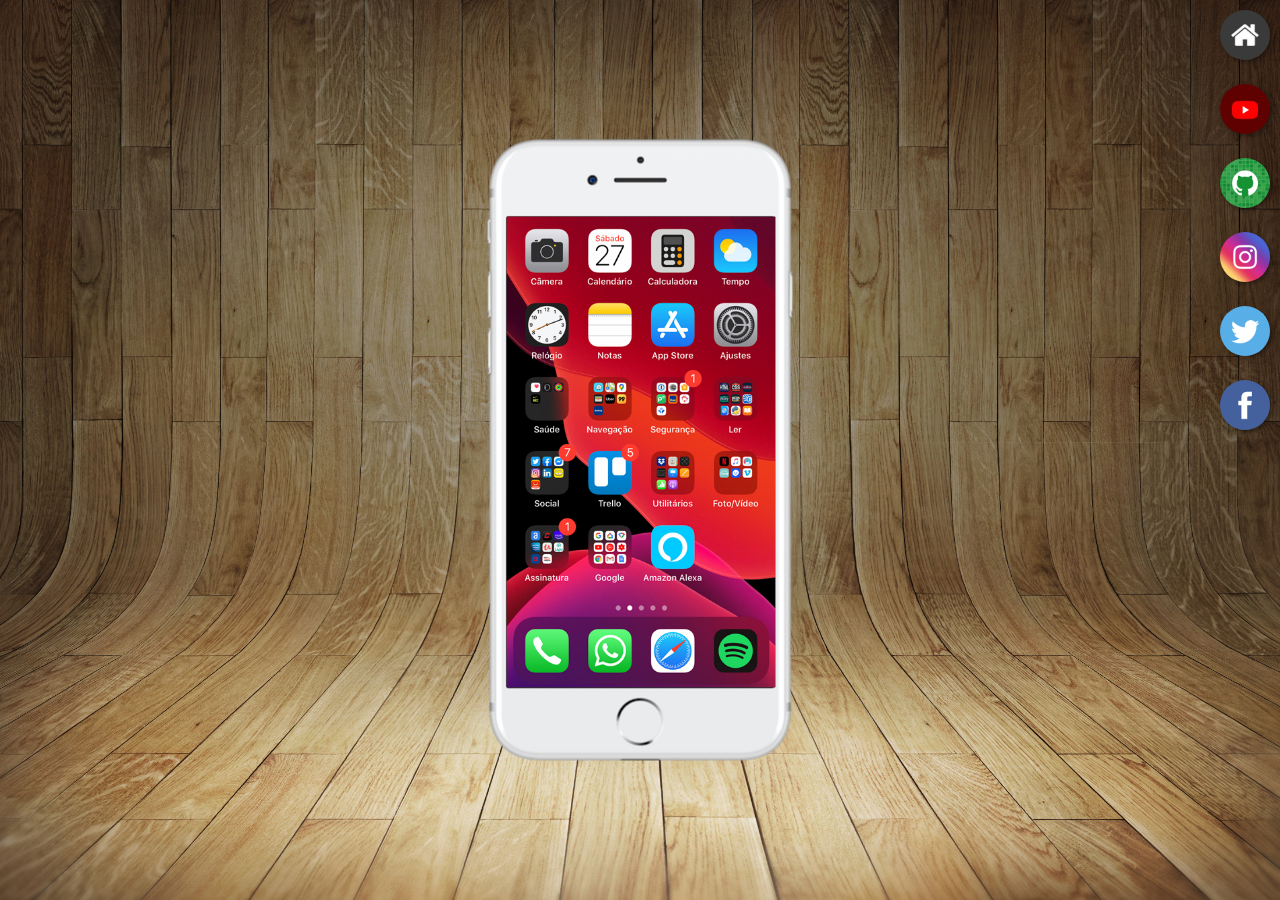
<file: index.html>
<!DOCTYPE html>
<html lang="pt-br">
<head>
    <meta charset="UTF-8">
    <meta name="viewport" content="width=device-width, initial-scale=1.0">
    <link rel="shortcut icon" href="favicon.ico" type="image/x-icon">
    <title>Projeto redes sociais</title>
    <link rel="stylesheet" href="estilos/styles.css"> 
</head>
<body>
    <main>
        <section id="telefone">
            <iframe src="home.html" name="tela" id="tela" frameborder="0">Seu navegador não é compativel com isso.</iframe>
        </section>
        <section id="redes-sociais">
            <a href="home.html" target="tela"><img src="imagens/logo-home.jpg" alt="Home"></a><br>
            <a href="youtube.html" target="tela"><img src="imagens/logo-youtube.jpg" alt="YouTube"></a><br>
            <a href="github.html" target="tela"><img src="imagens/logo-github.jpg" alt="GitHub"></a><br>
            <a href="instagram.html" target="tela"><img src="imagens/logo-instagram.jpg" alt="Instagram"></a><br>
            <a href="twitter.html" target="tela"><img src="imagens/logo-twitter.jpg" alt="Twitter"></a><br>
            <a href="facebook.html" target="tela"><img src="imagens/logo-facebook.jpg" alt="Facebook"></a>
        </section>
    </main>
</body>
</html>
</file>
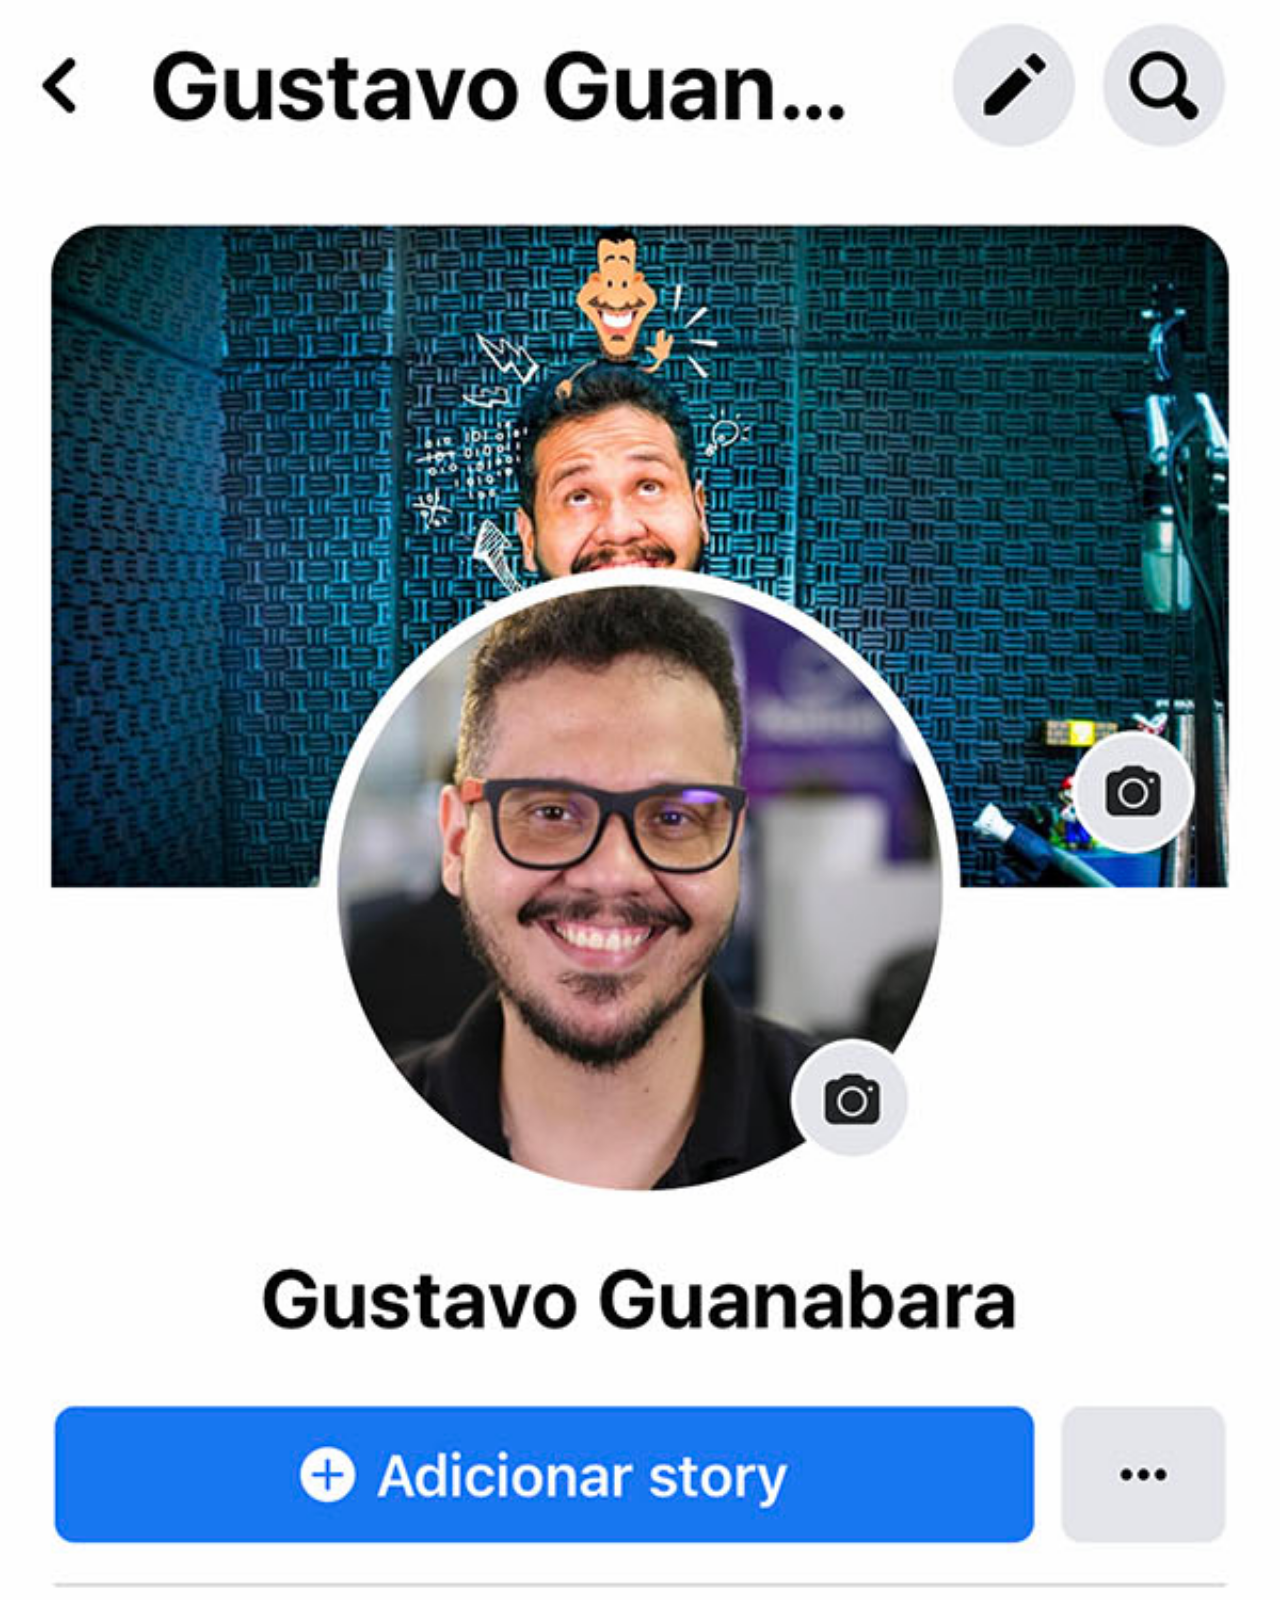
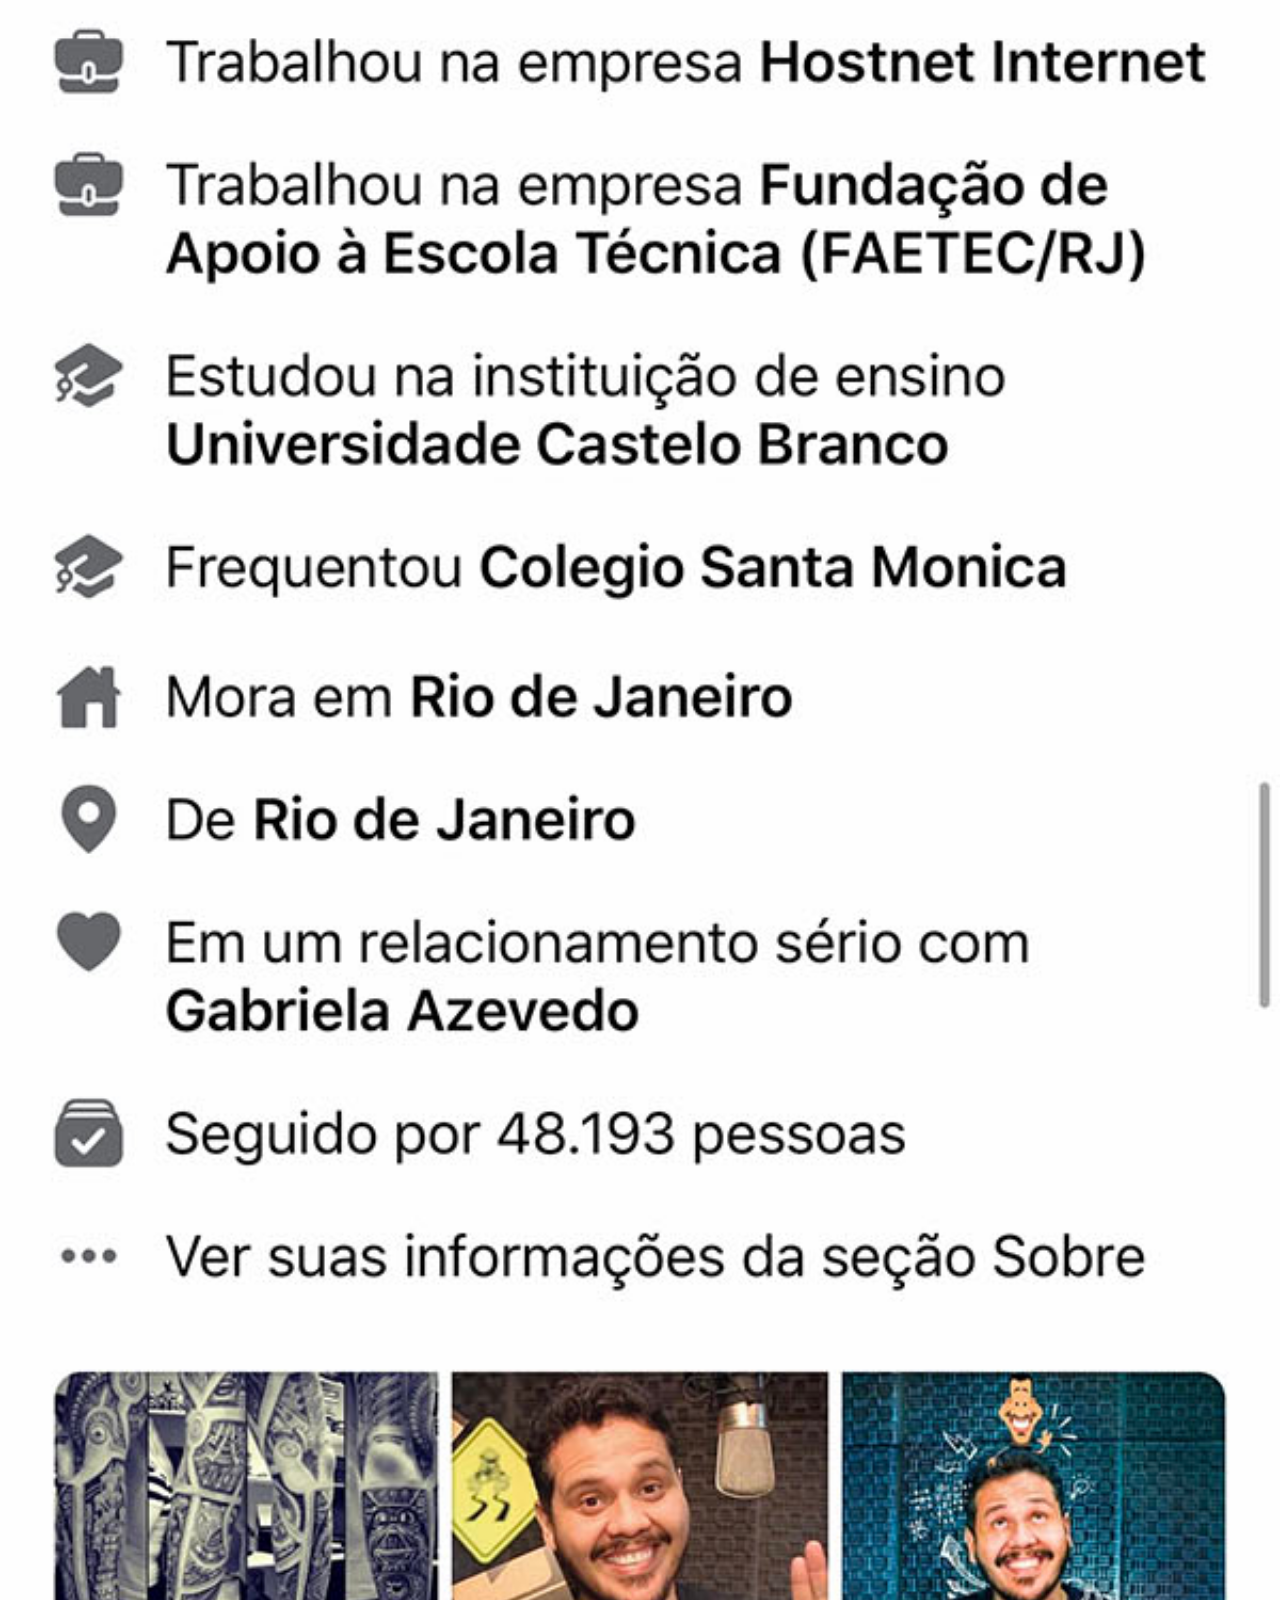
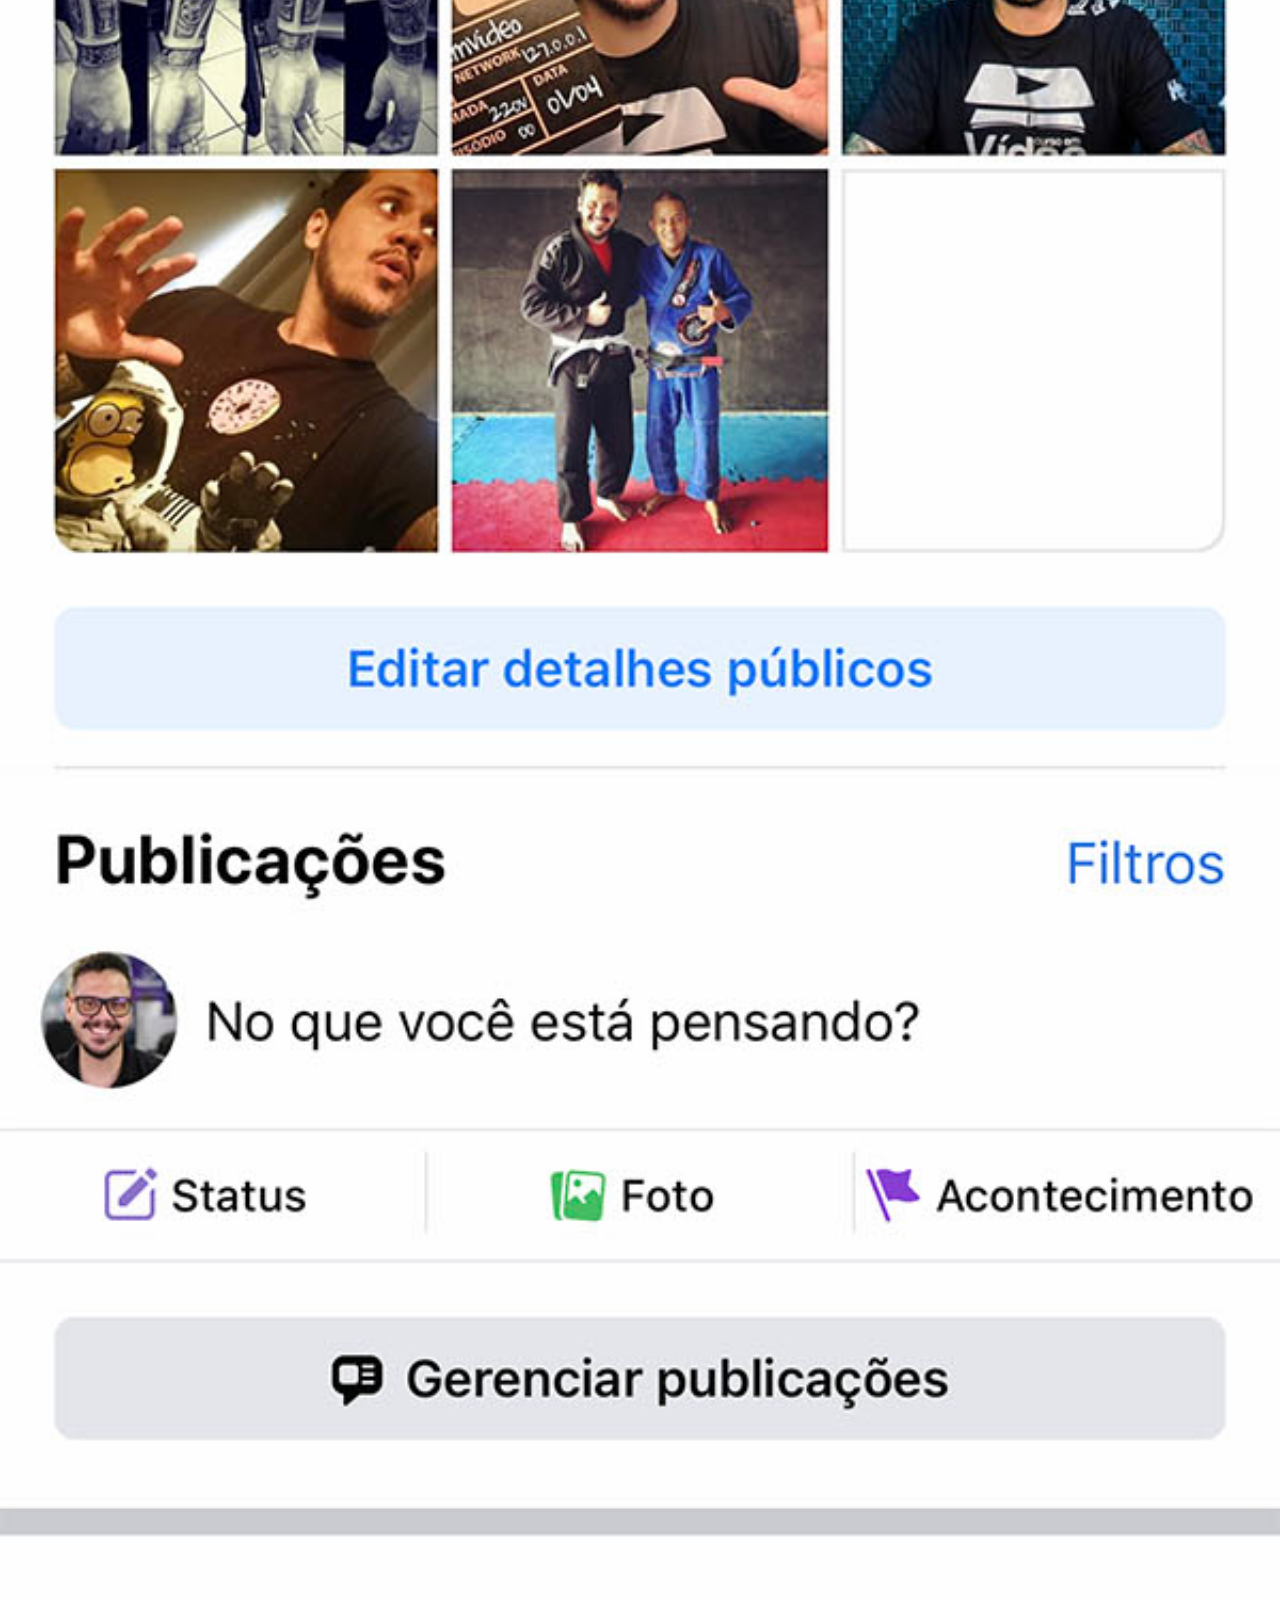
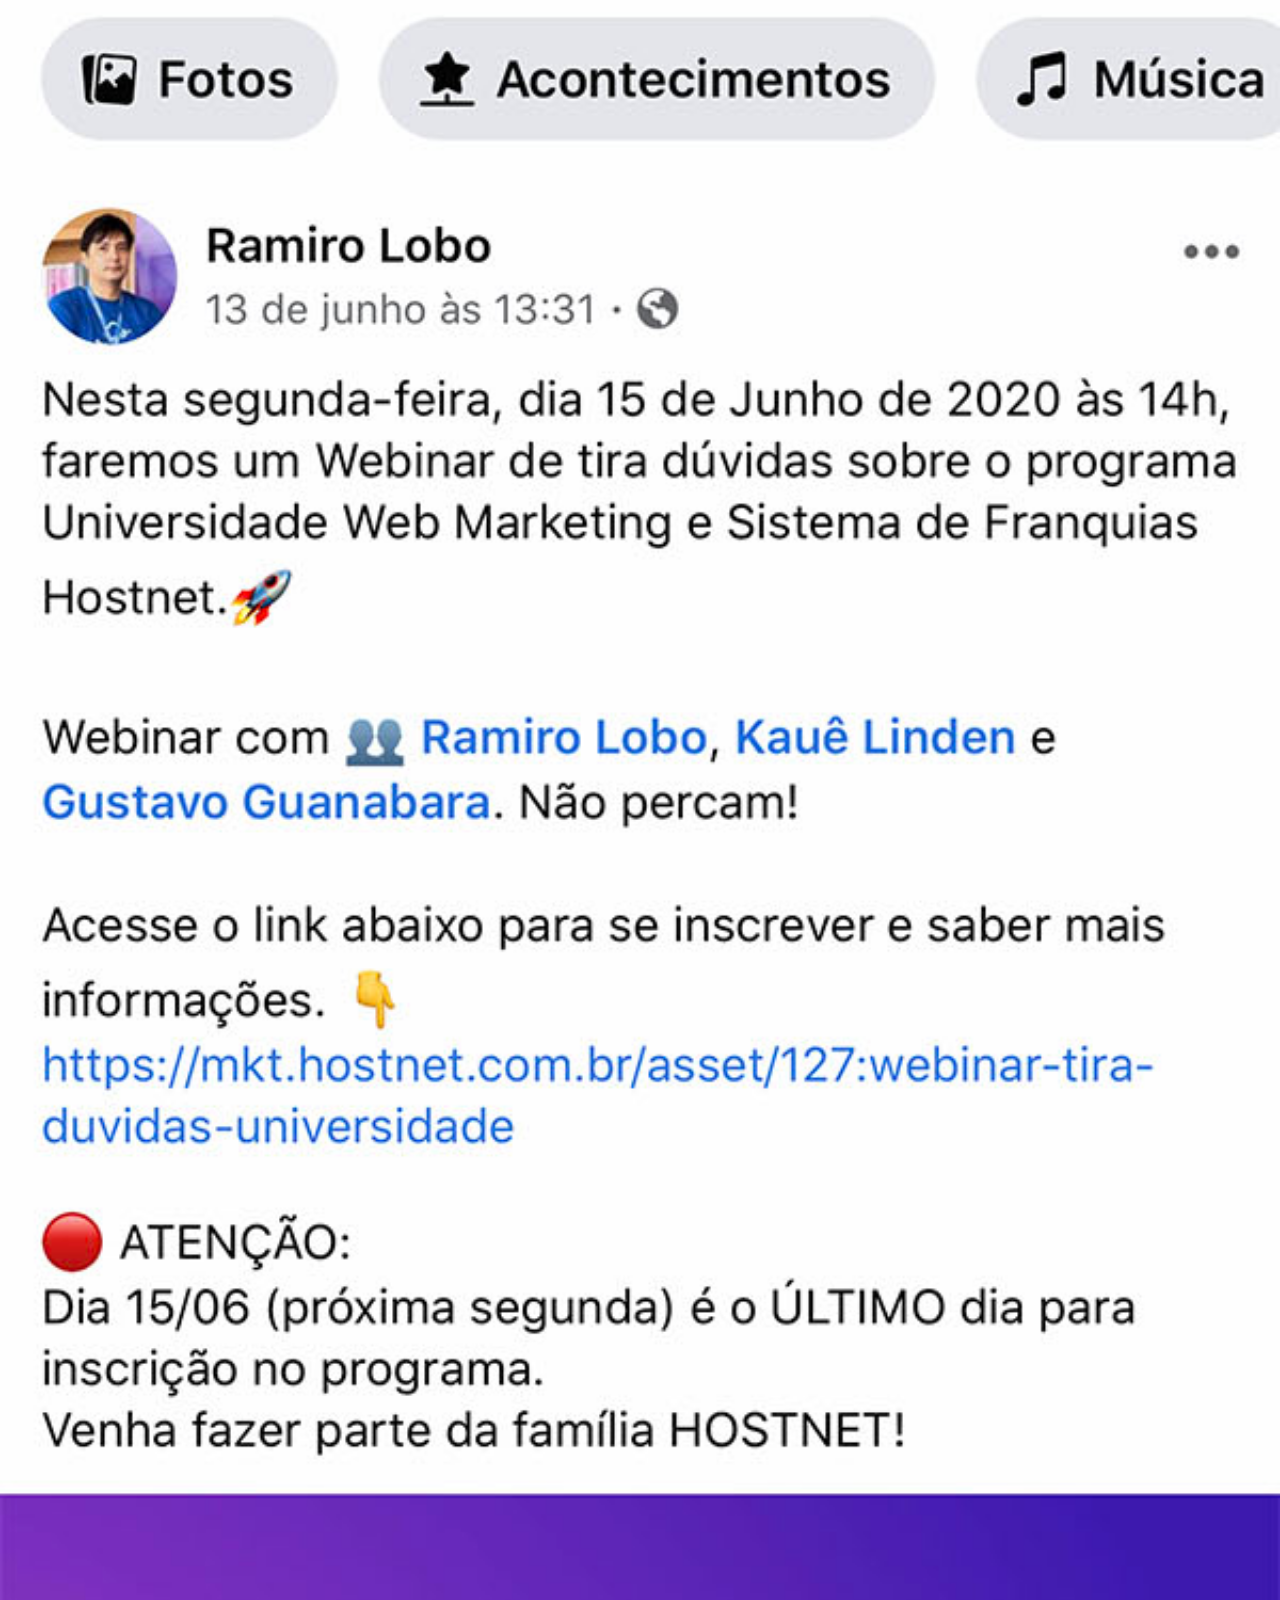
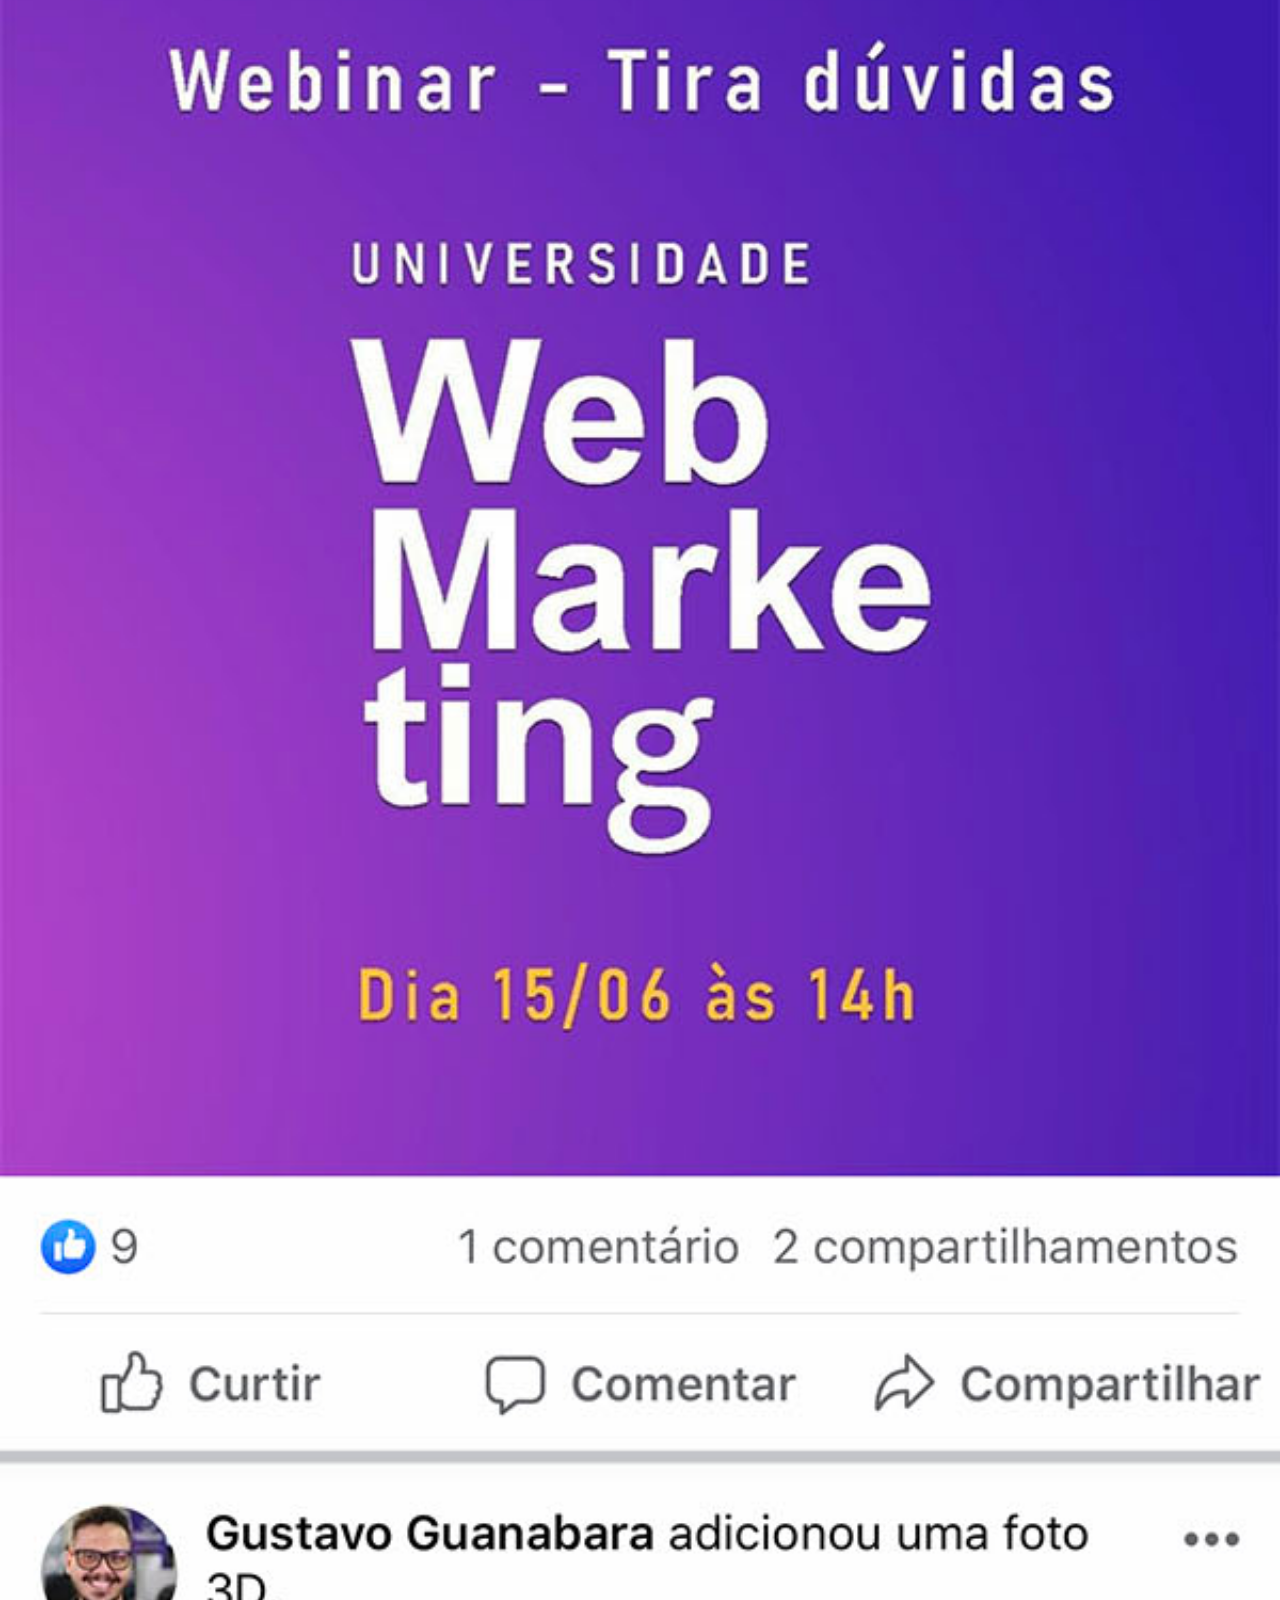
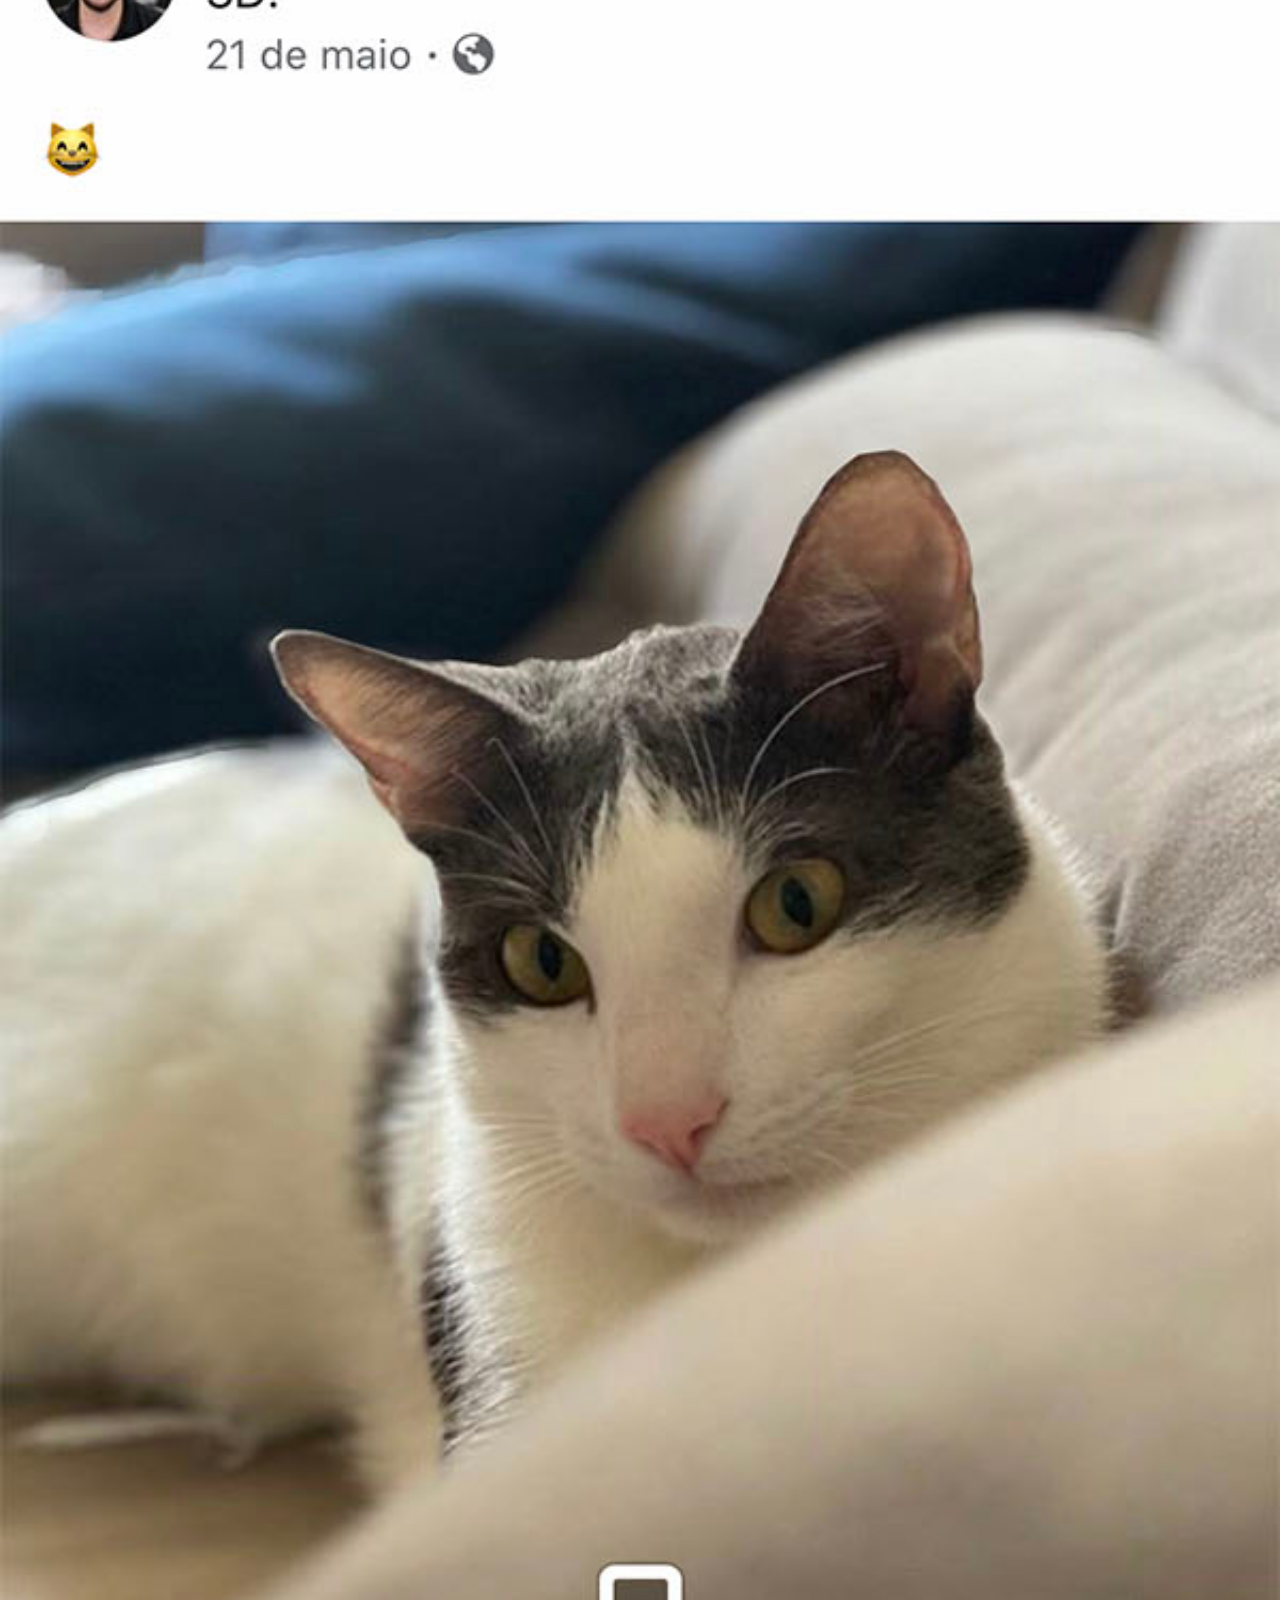
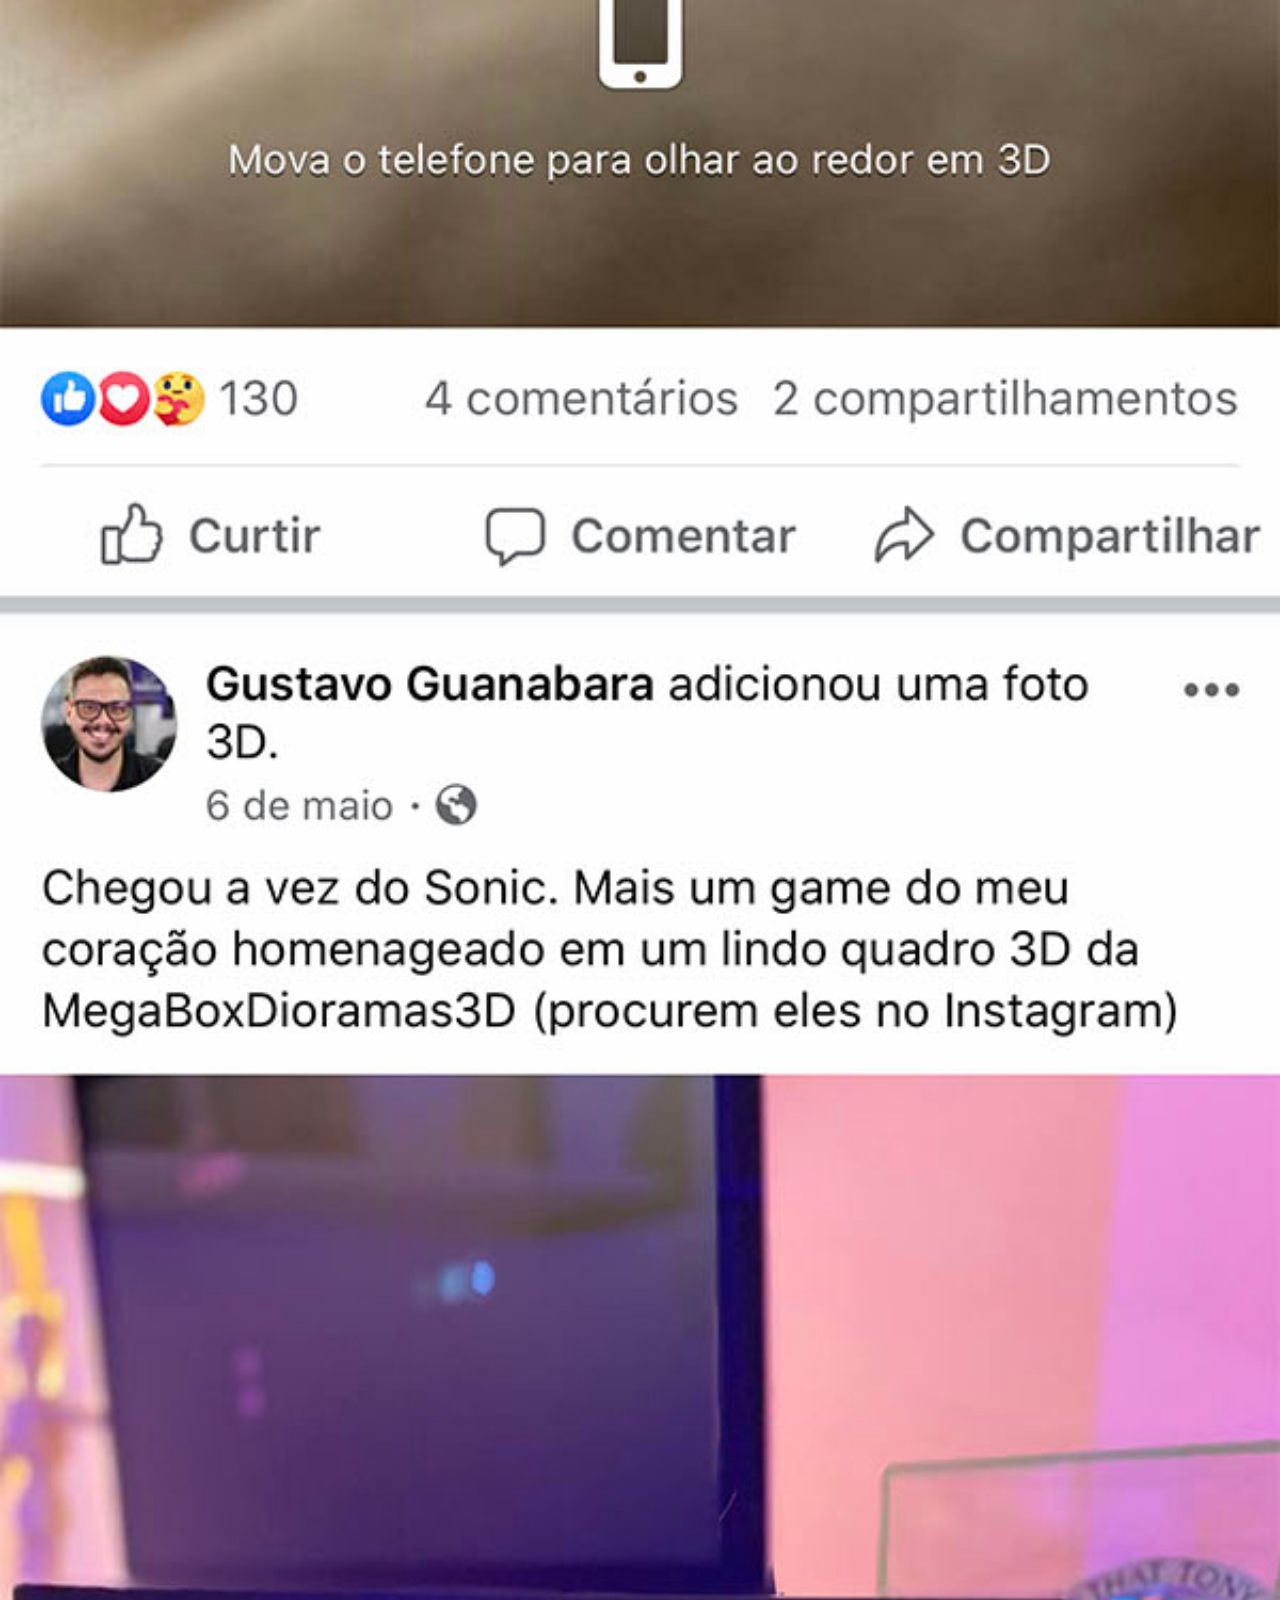
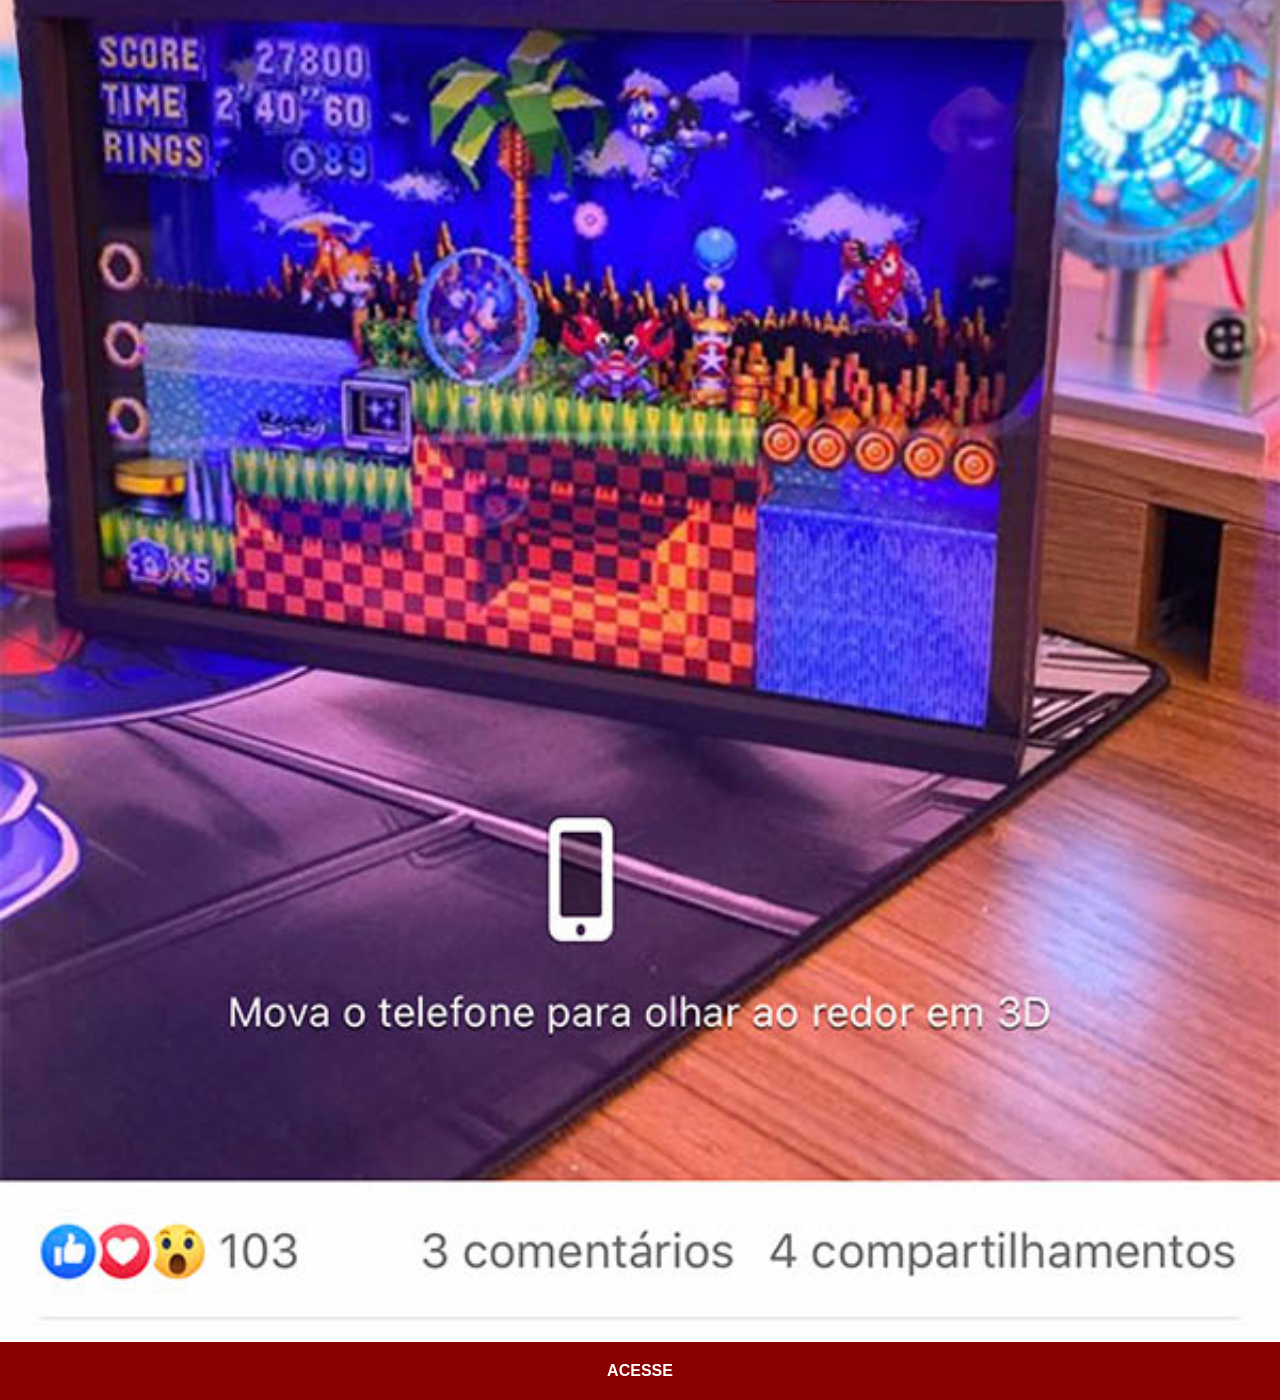
<file: facebook.html>
<!DOCTYPE html>
<html lang="pt-br">
<head>
    <meta charset="UTF-8">
    <meta name="viewport" content="width=device-width, initial-scale=1.0">
    <title>YouTube</title>
    <link rel="stylesheet" href="estilos/social.css">
</head>
<body>
    <img src="imagens/tela-facebook.jpg" alt="Facebook"><a href="https://www.facebook.com/gustavoguanabara/?locale=pt_BR" target="_blank">ACESSE</a>
</body>
</html>
</file>
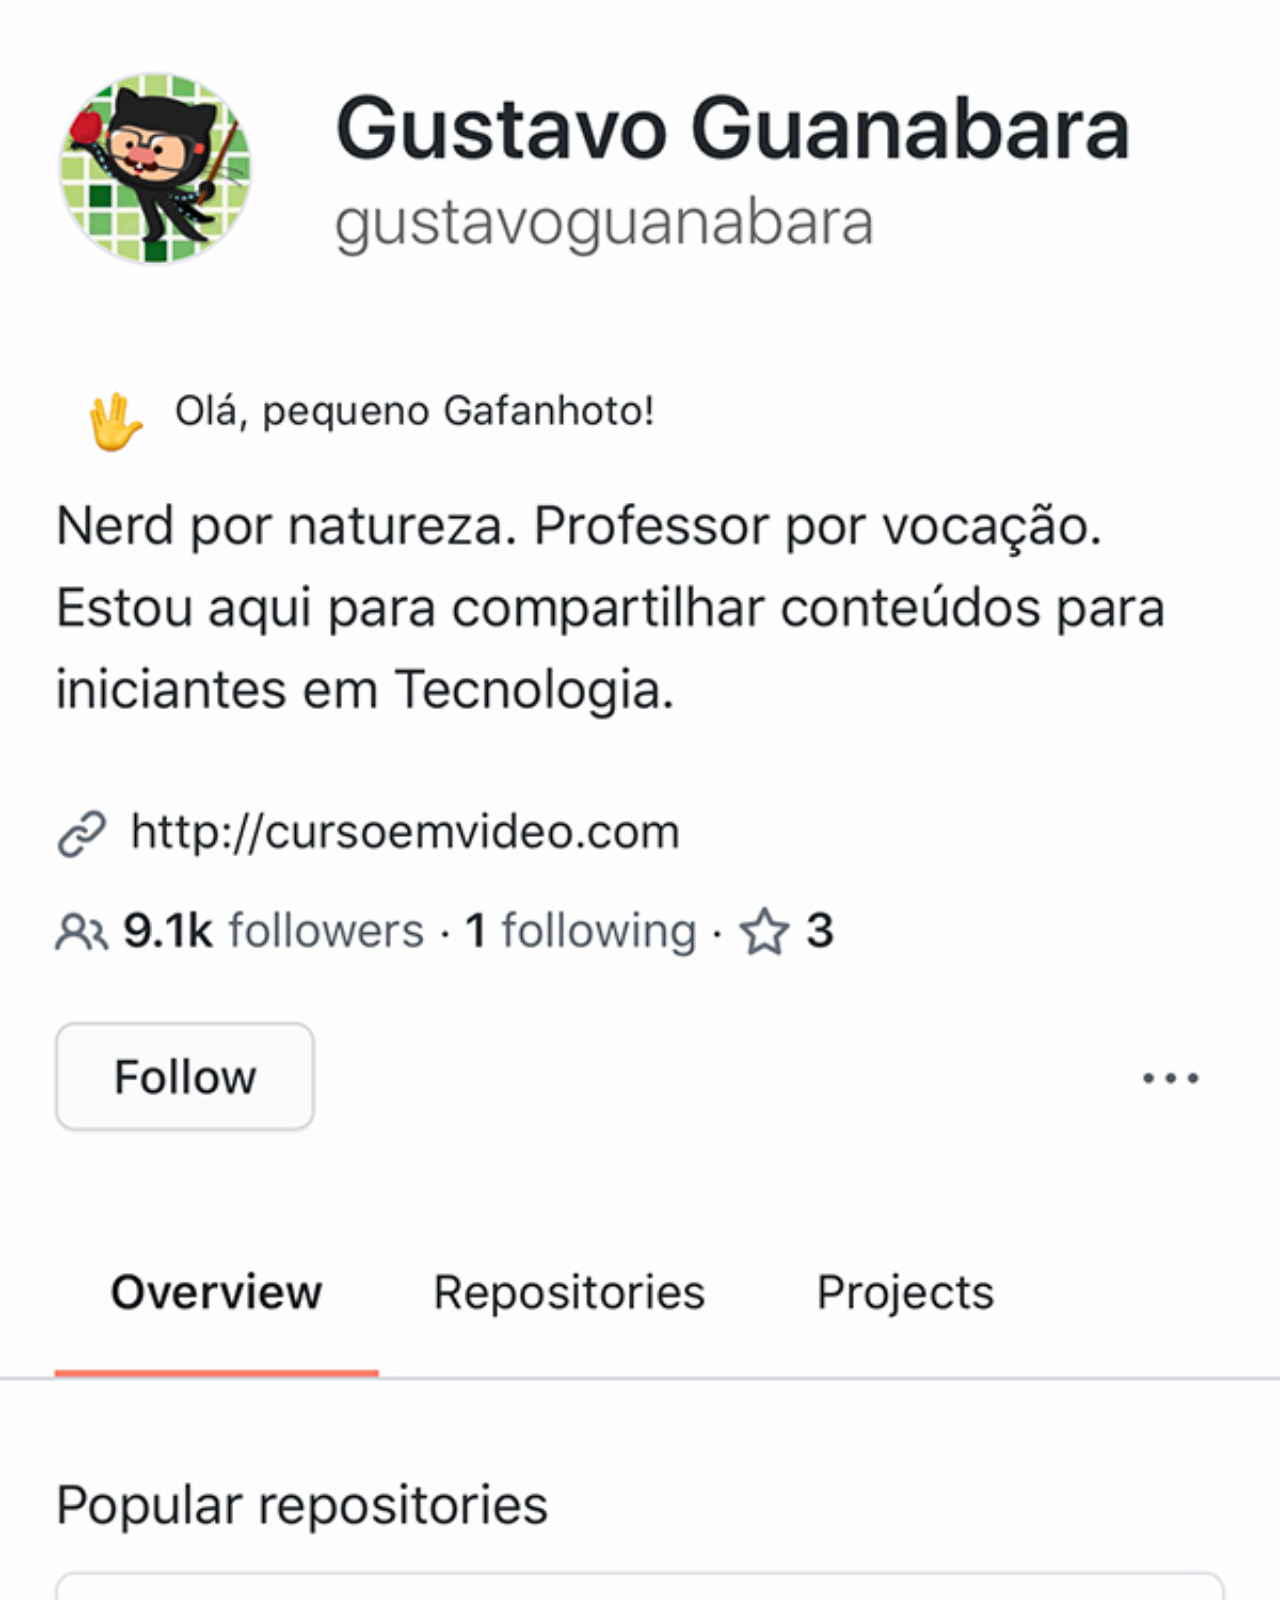
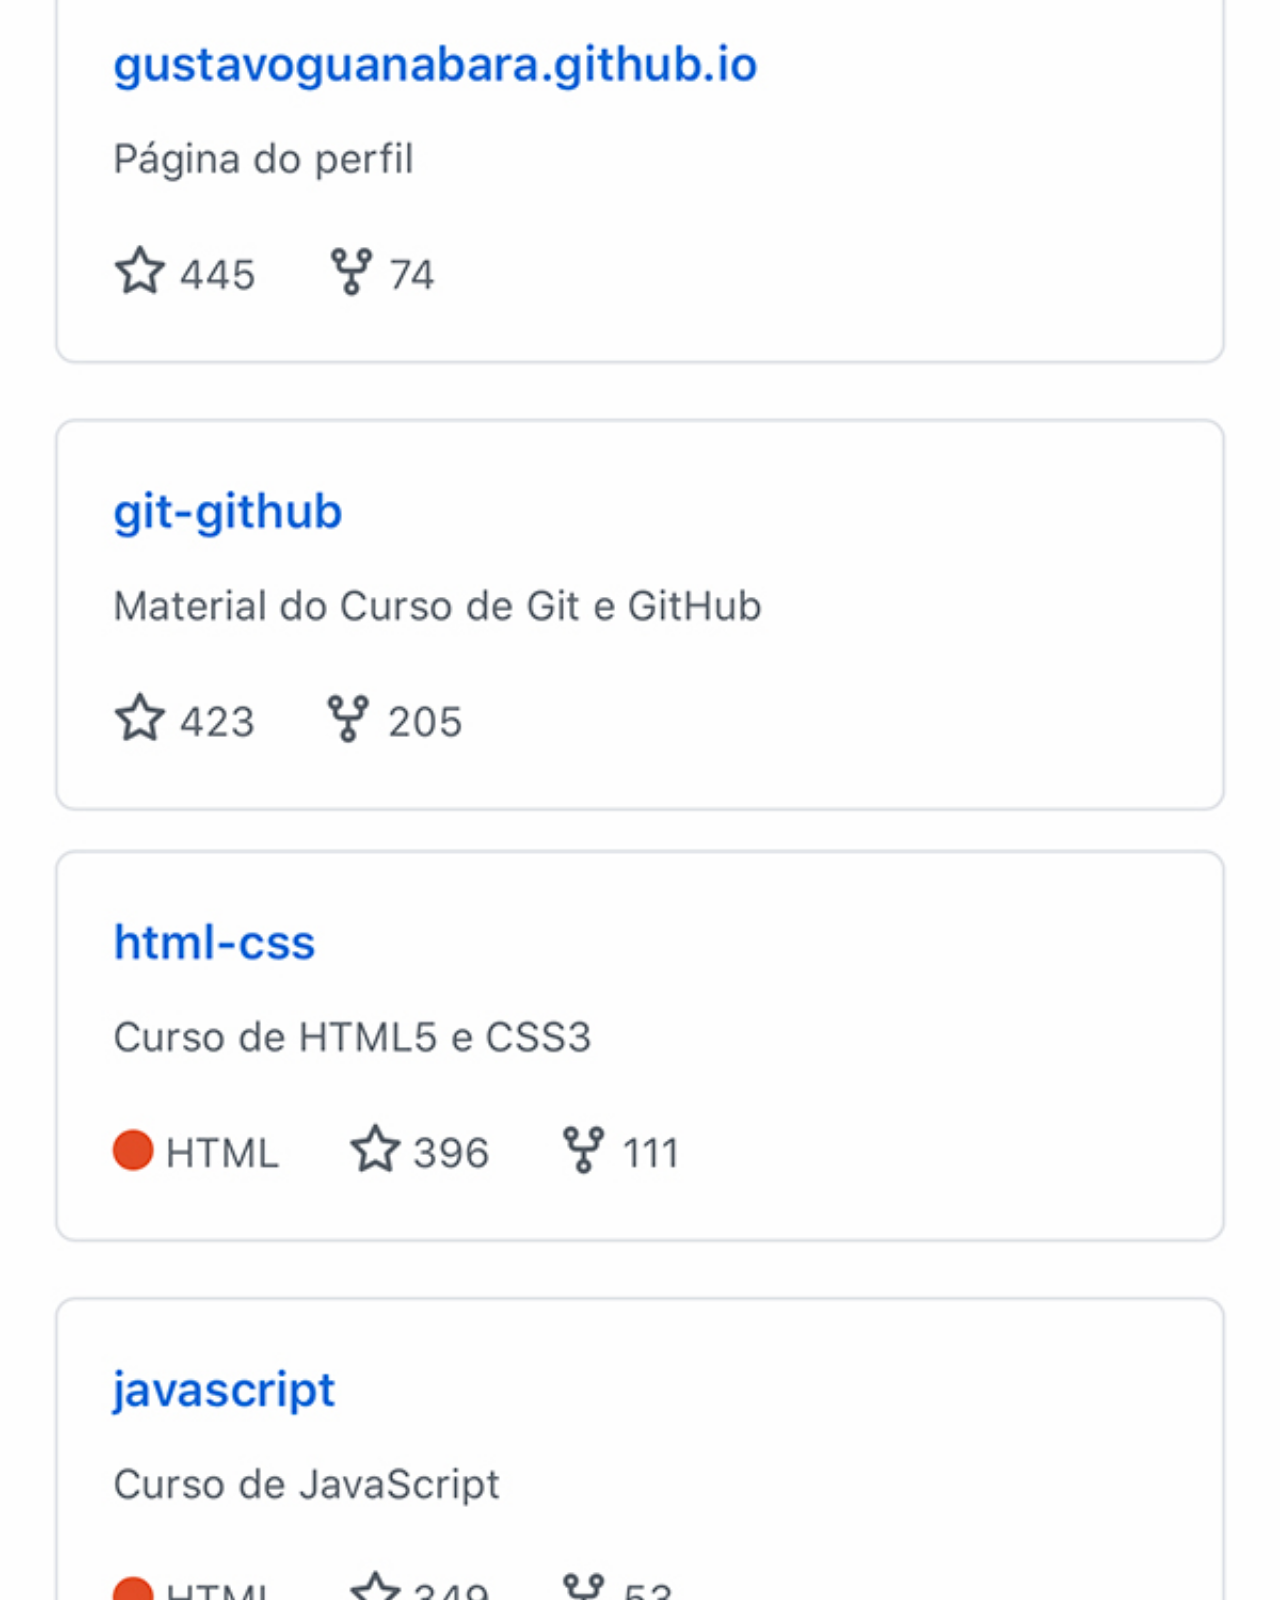
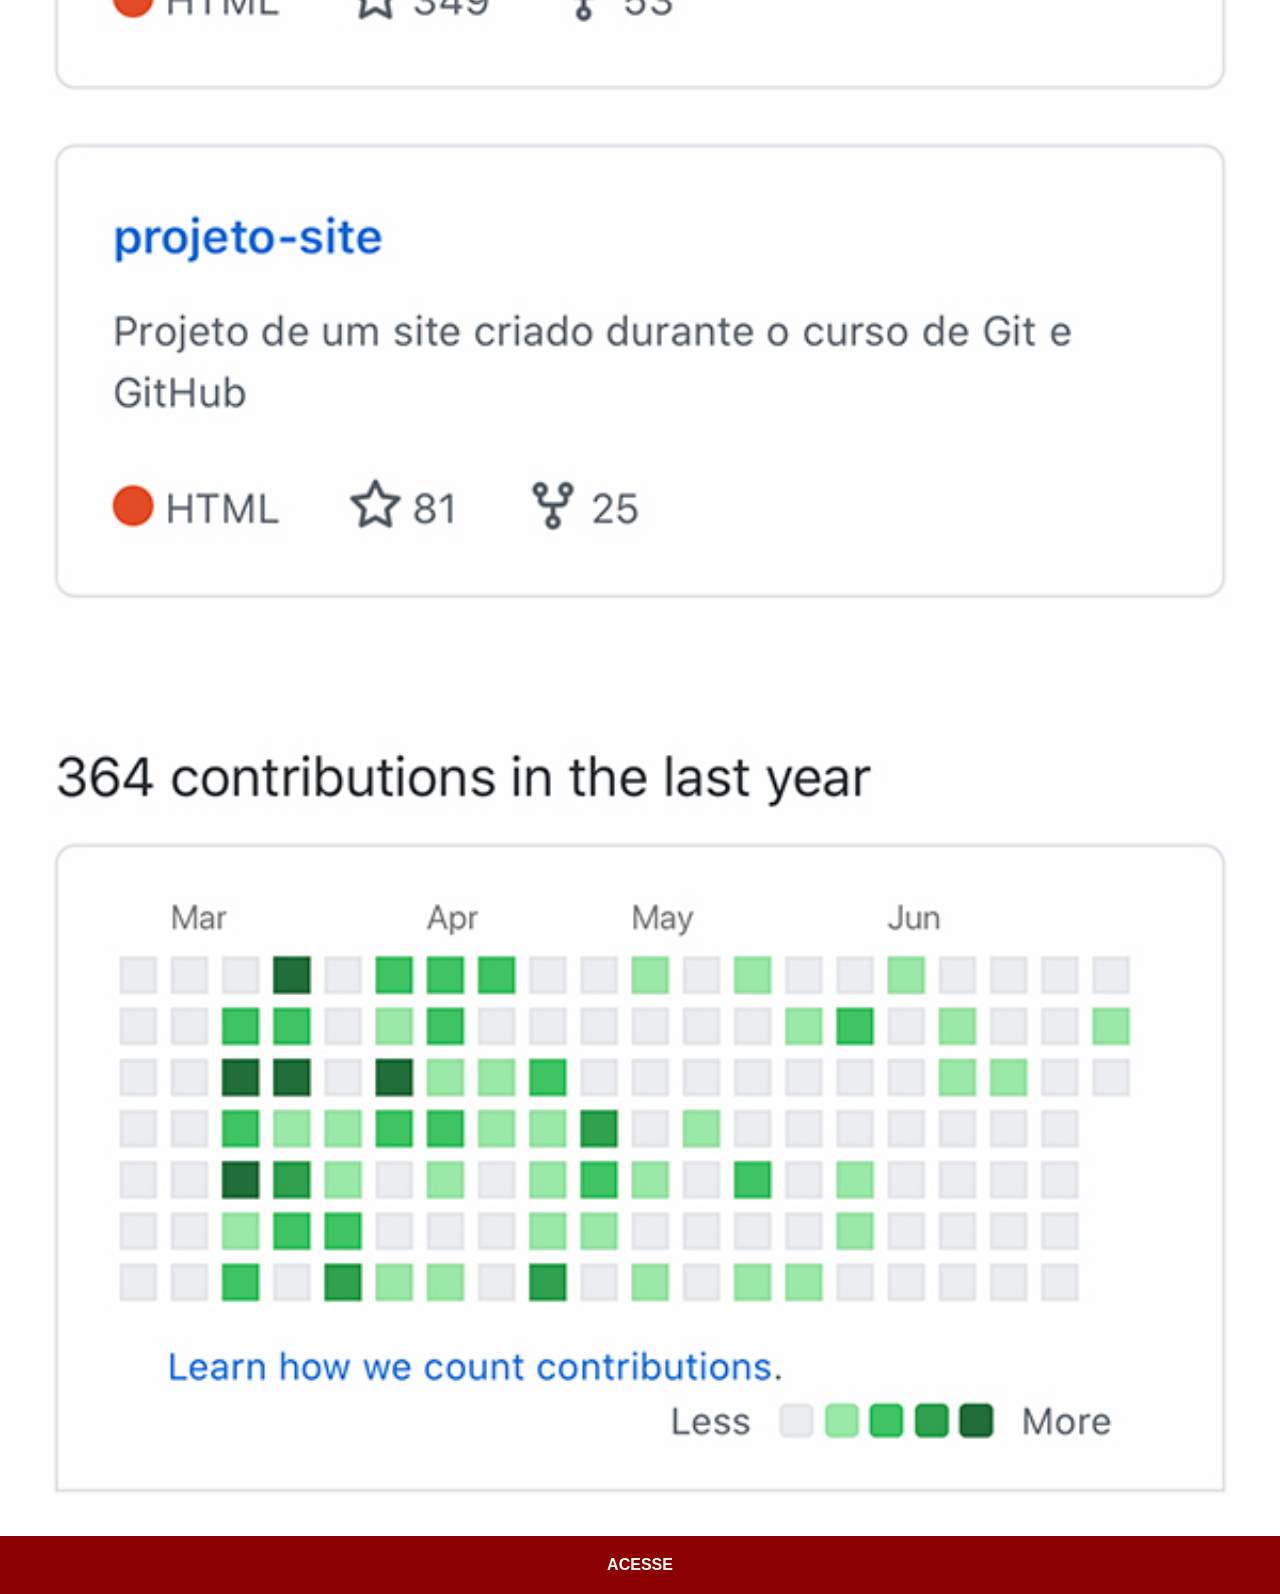
<file: github.html>
<!DOCTYPE html>
<html lang="pt-br">
<head>
    <meta charset="UTF-8">
    <meta name="viewport" content="width=device-width, initial-scale=1.0">
    <title>YouTube</title>
    <link rel="stylesheet" href="estilos/social.css">
</head>
<body>
    <img src="imagens/tela-github.jpg" alt="GitHub"><a href="https://github.com/gustavoguanabara" target="_blank">ACESSE</a>
</body>
</html>
</file>
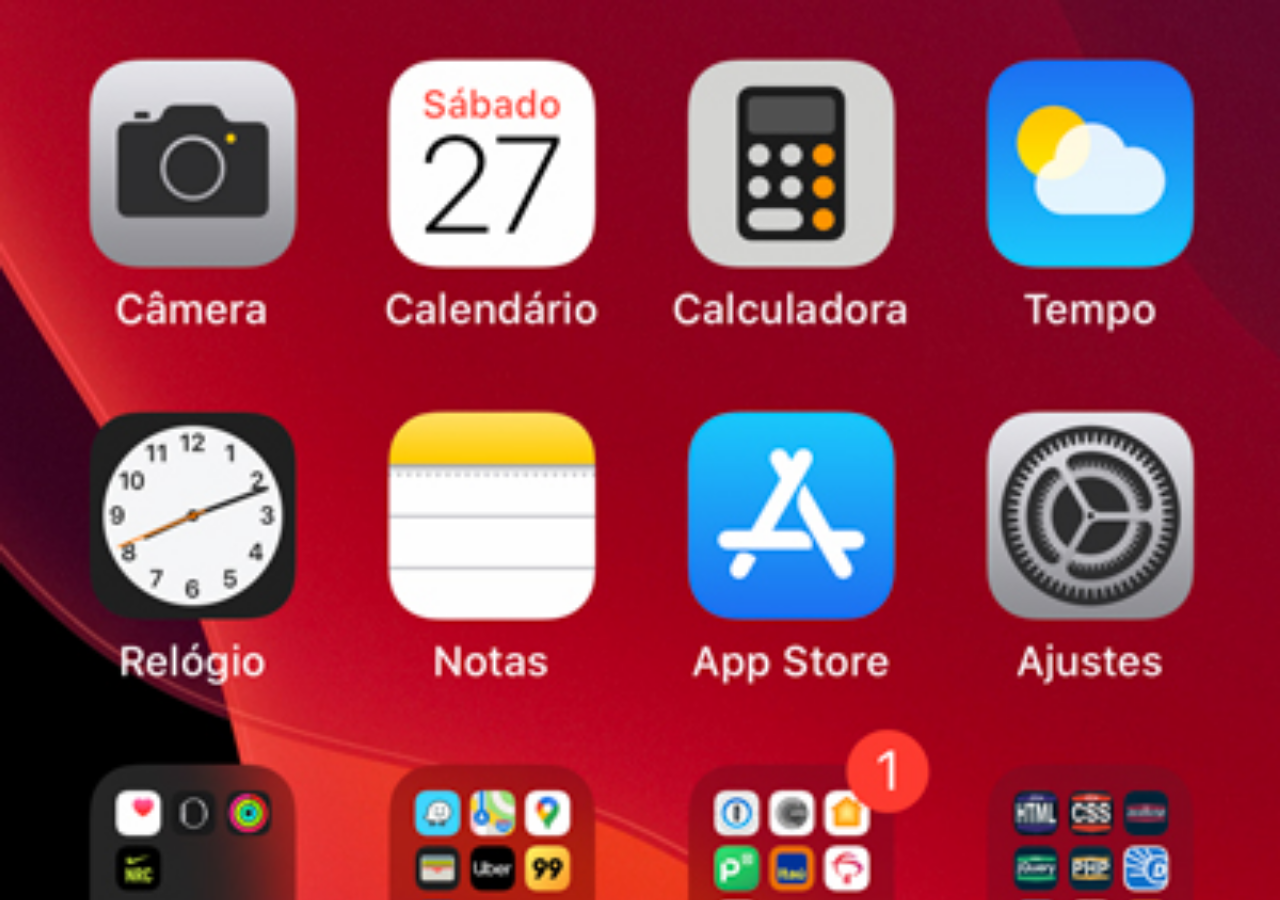
<file: home.html>
<!DOCTYPE html>
<html lang="pt-br">
<head>
    <meta charset="UTF-8">
    <meta name="viewport" content="width=
    , initial-scale=1.0">
    <title>Home</title>
</head>
<style>
    * {
       margin: 0px;
       padding: 0px; 
    }
    body {
        width: 100vw;
        height: 100vh;
        background: black url('imagens/tela-home.jpg') no-repeat top center;
        background-size: cover;
    }
</style>
<body>
    
</body>
</html>
</file>
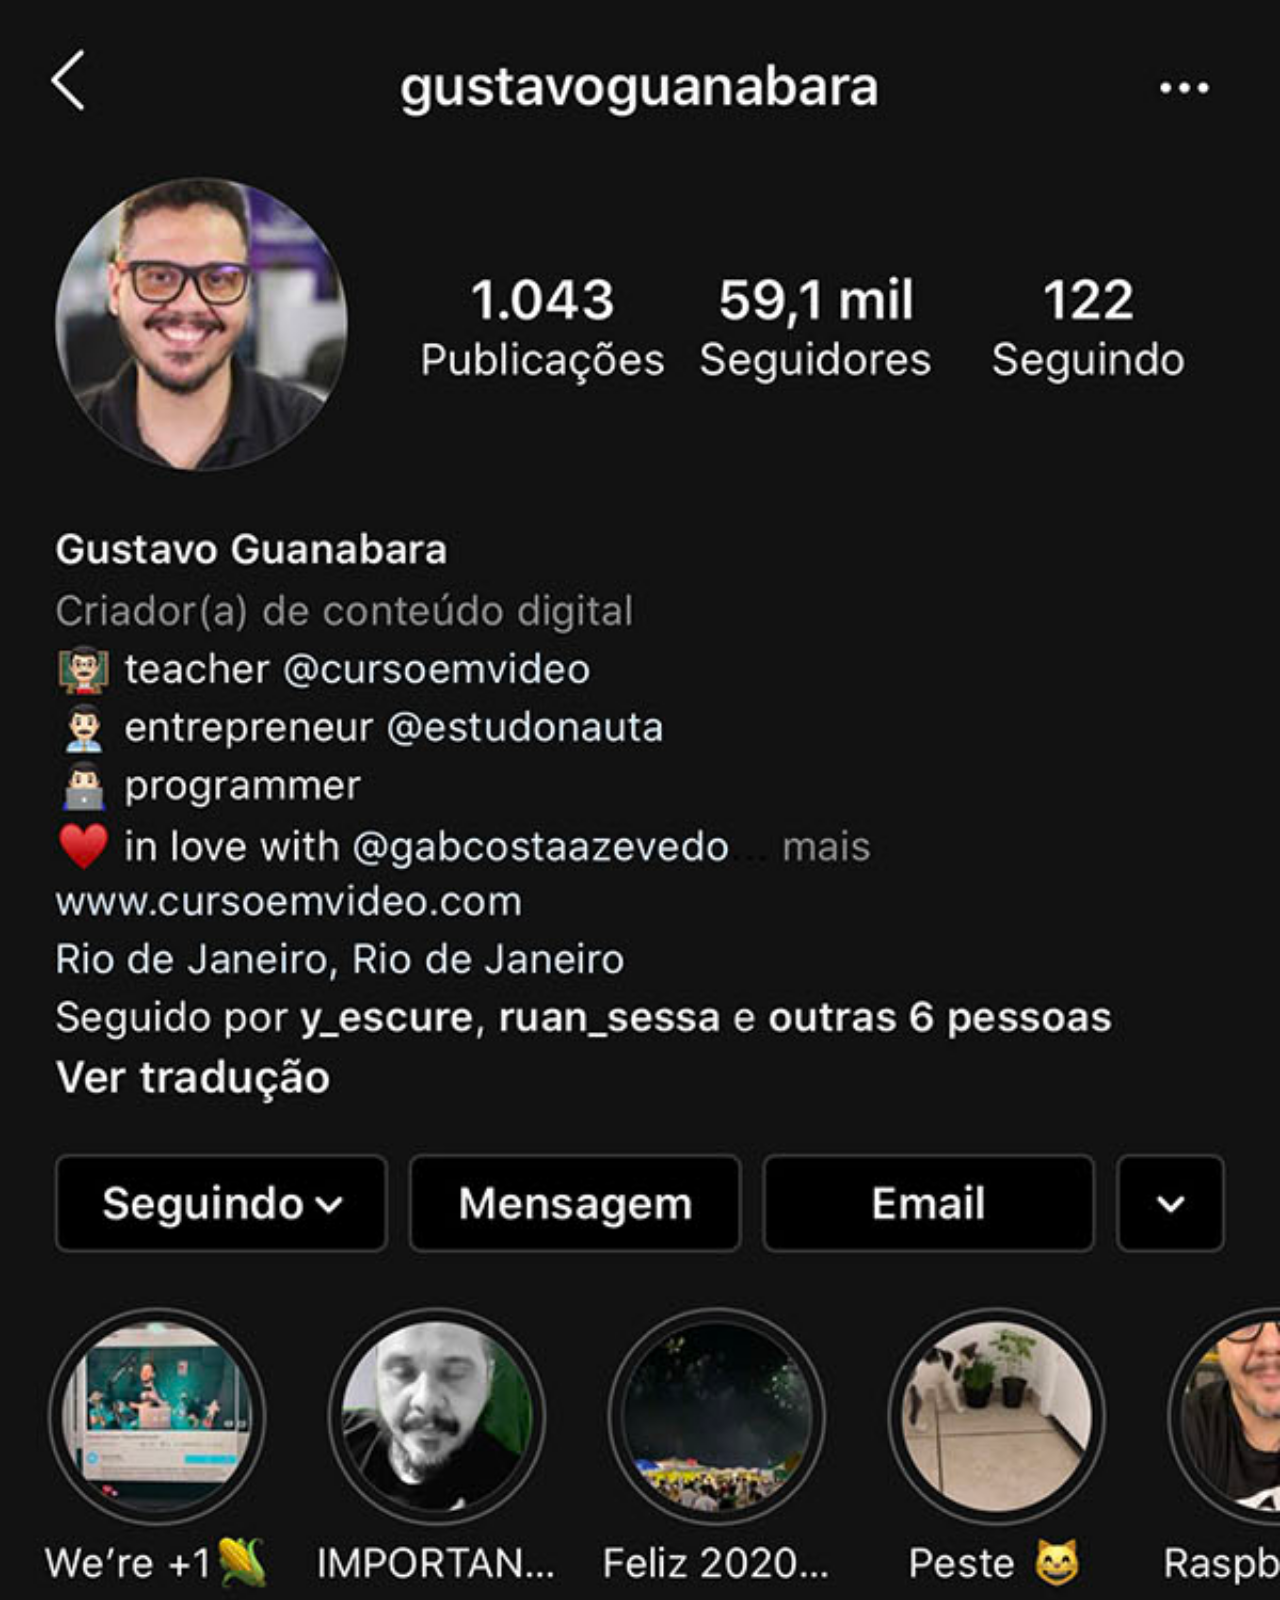
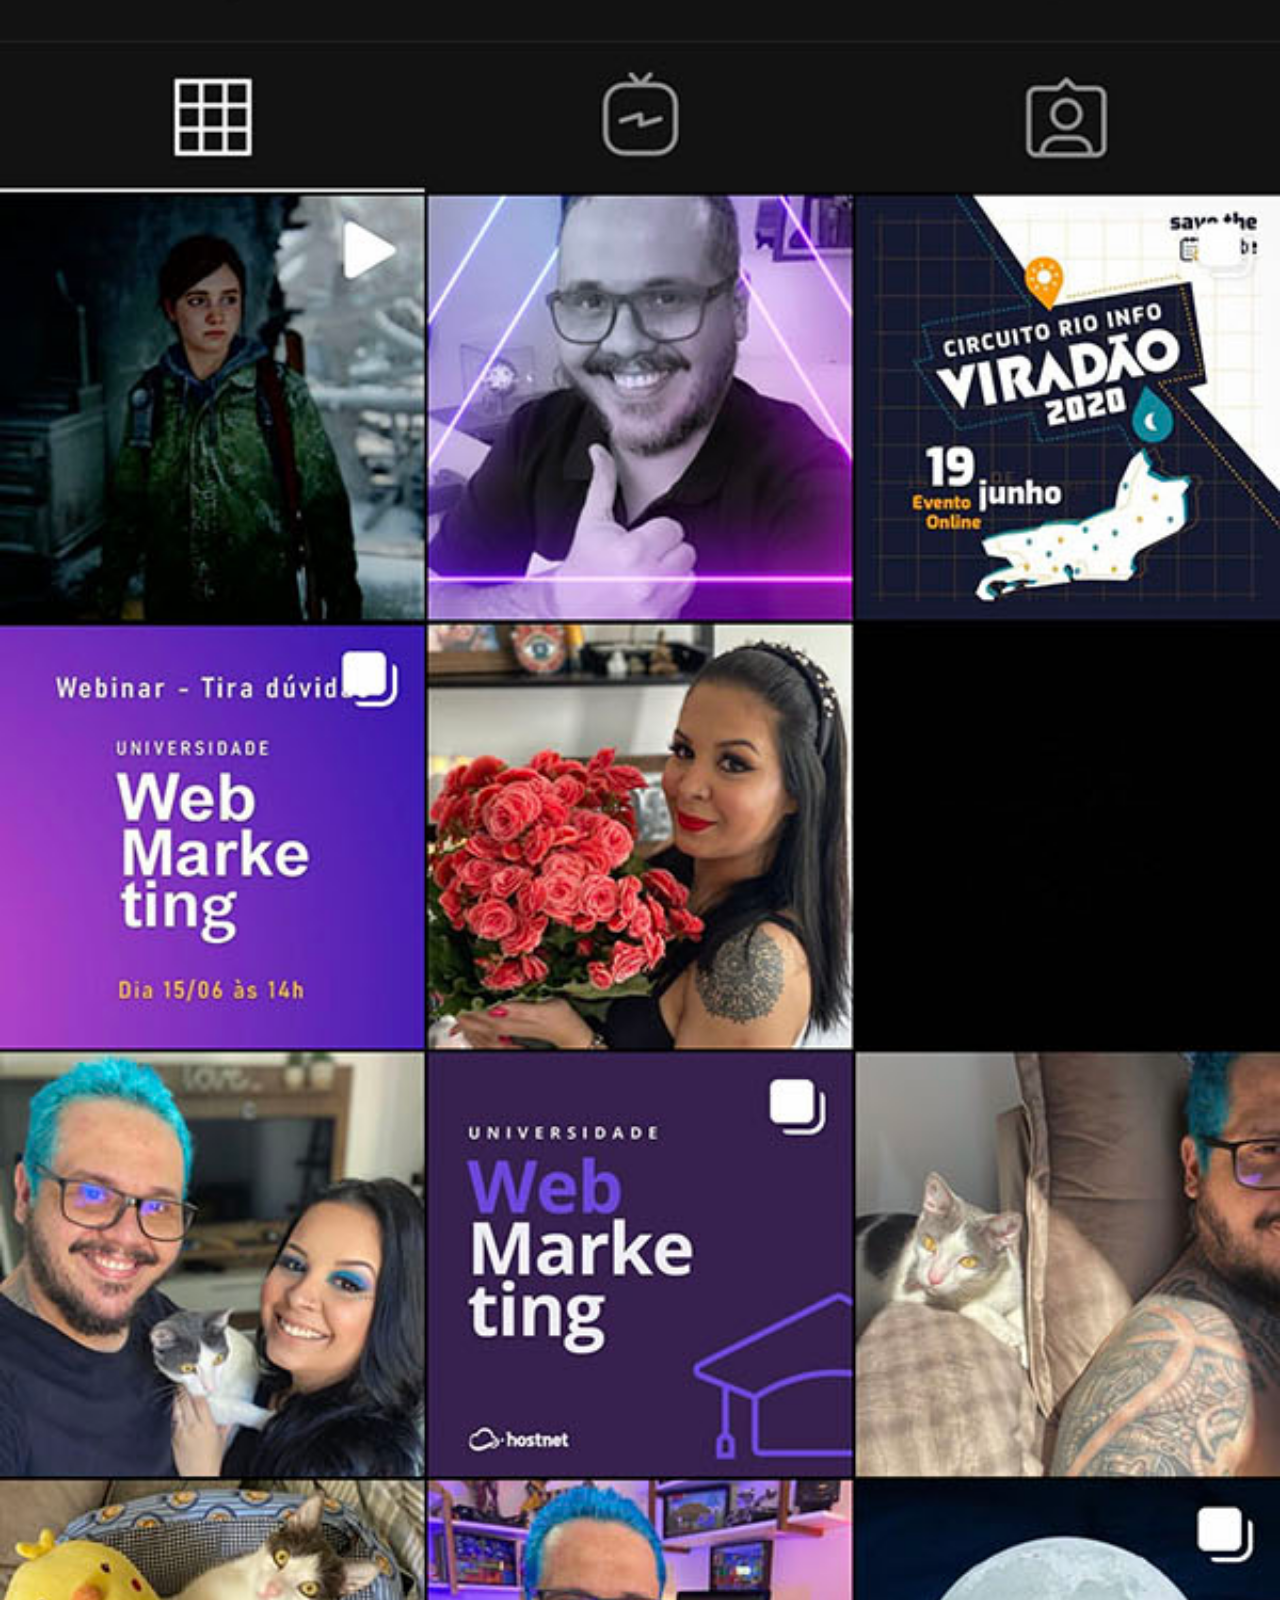
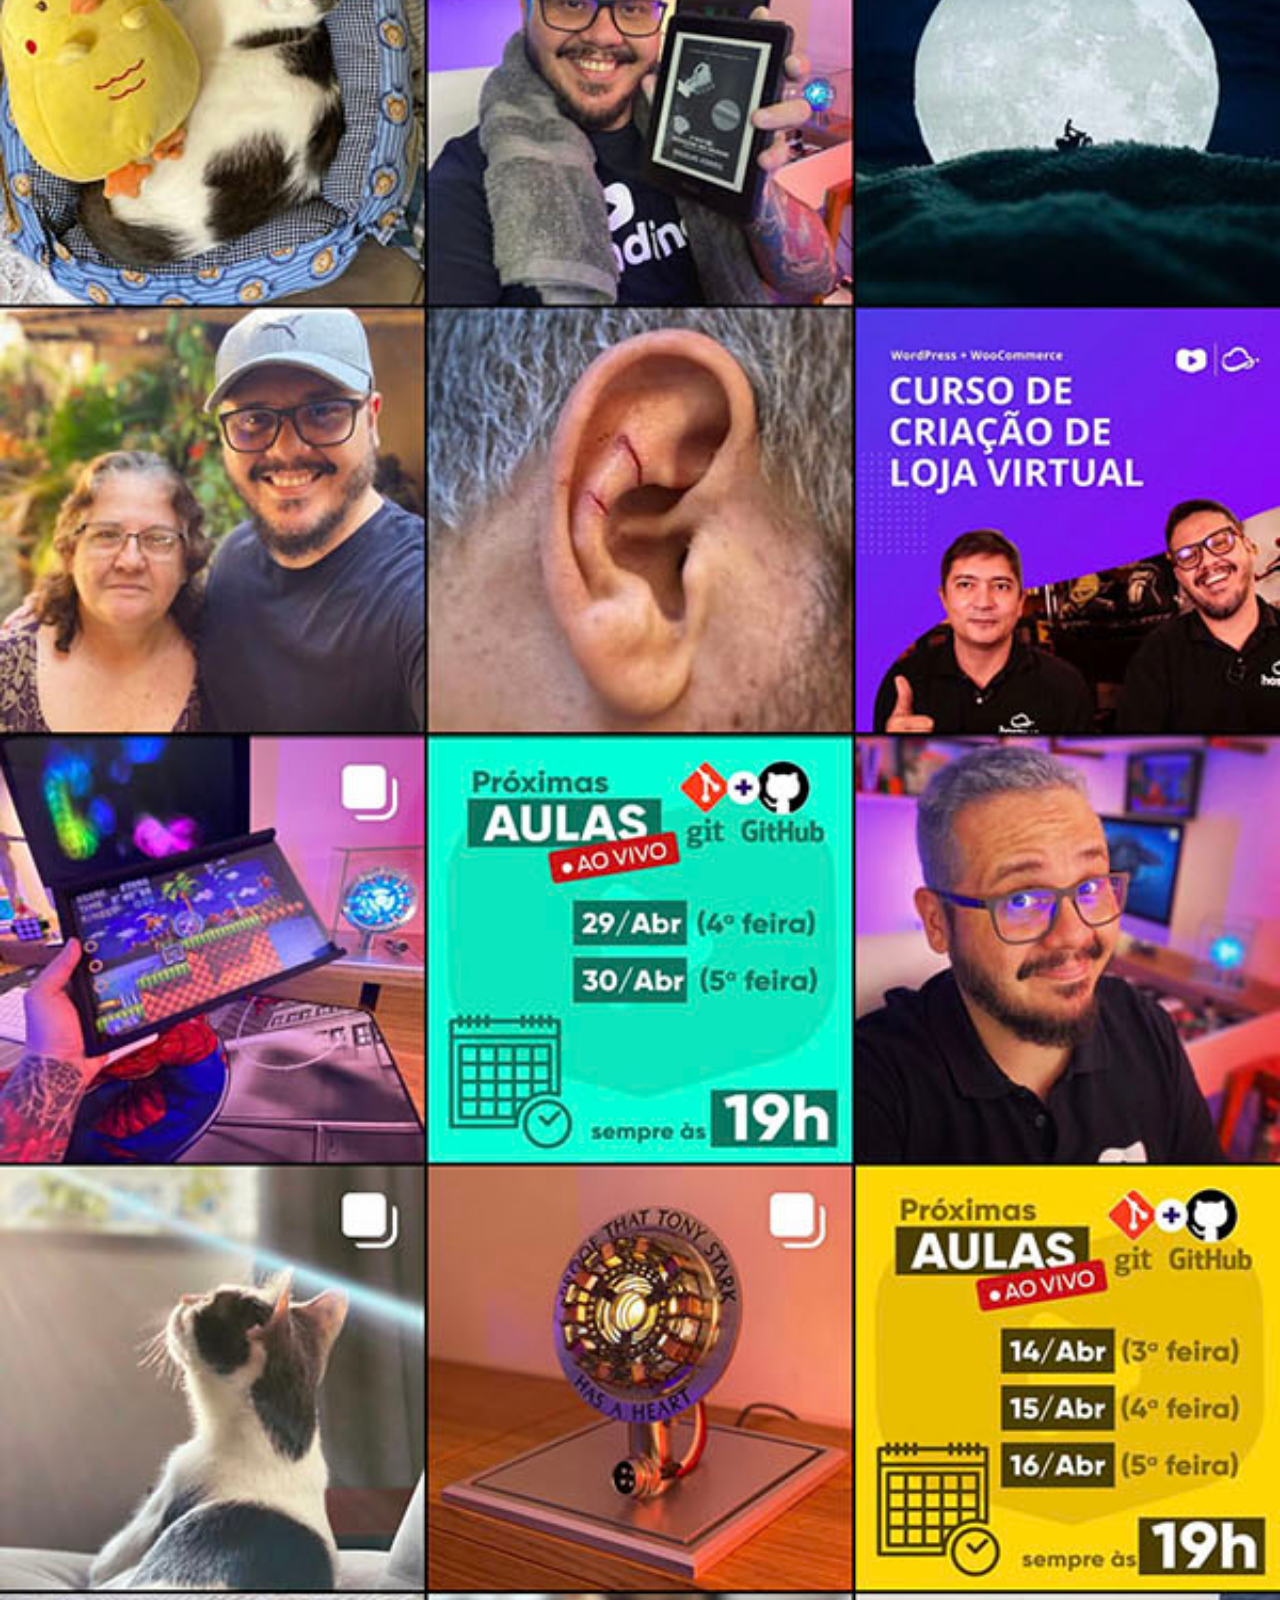
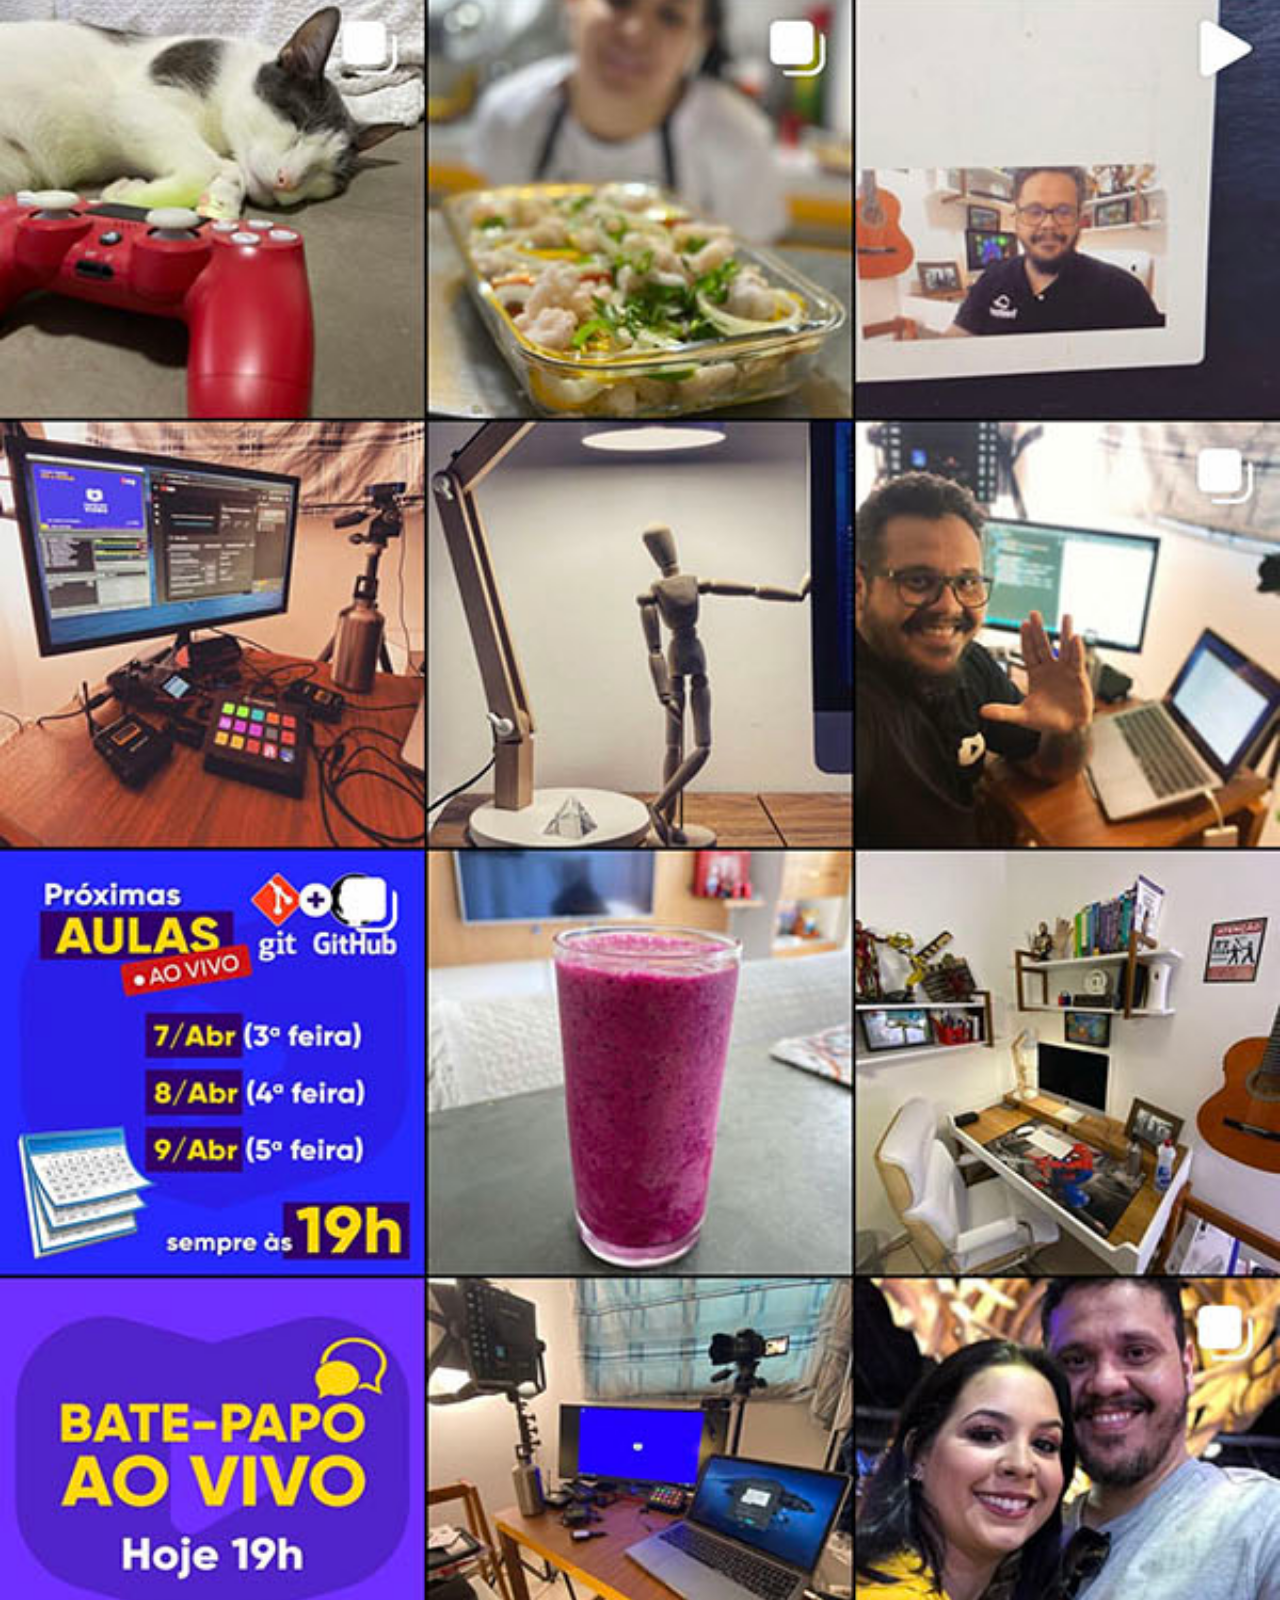
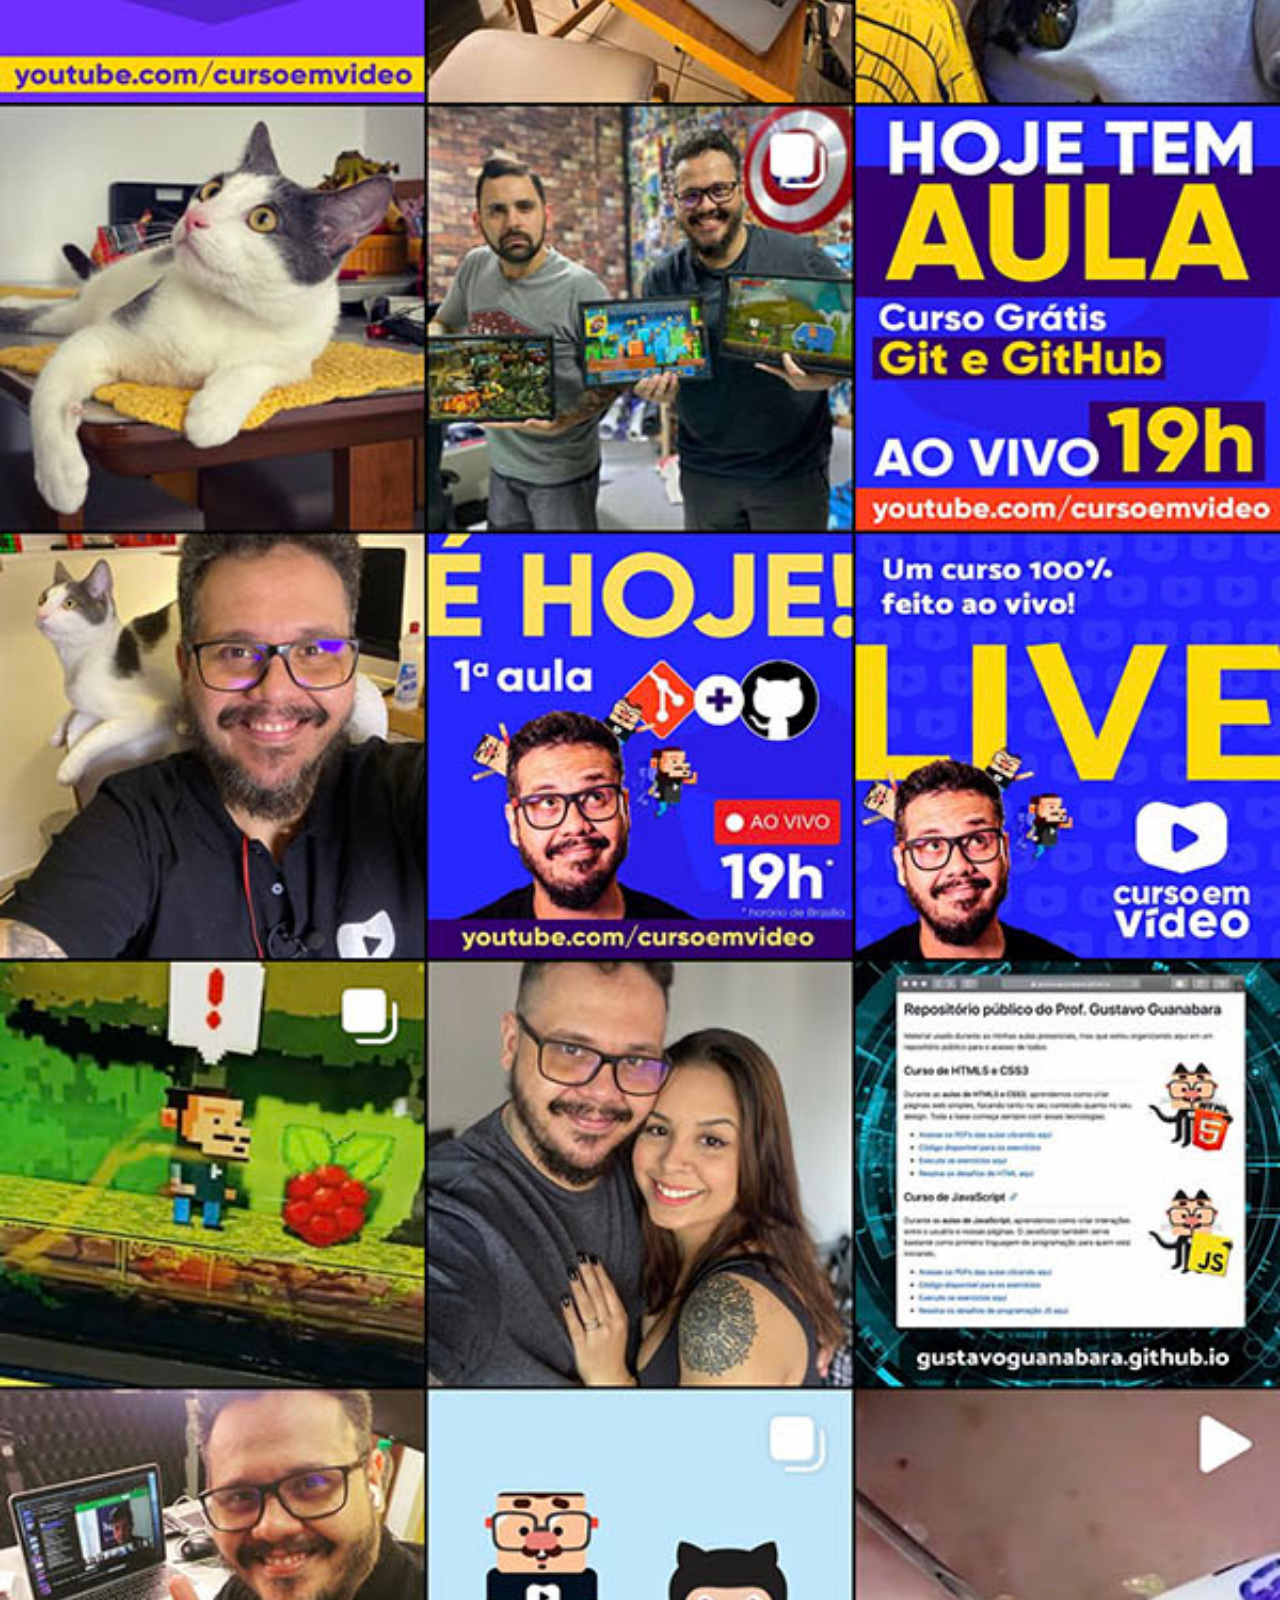
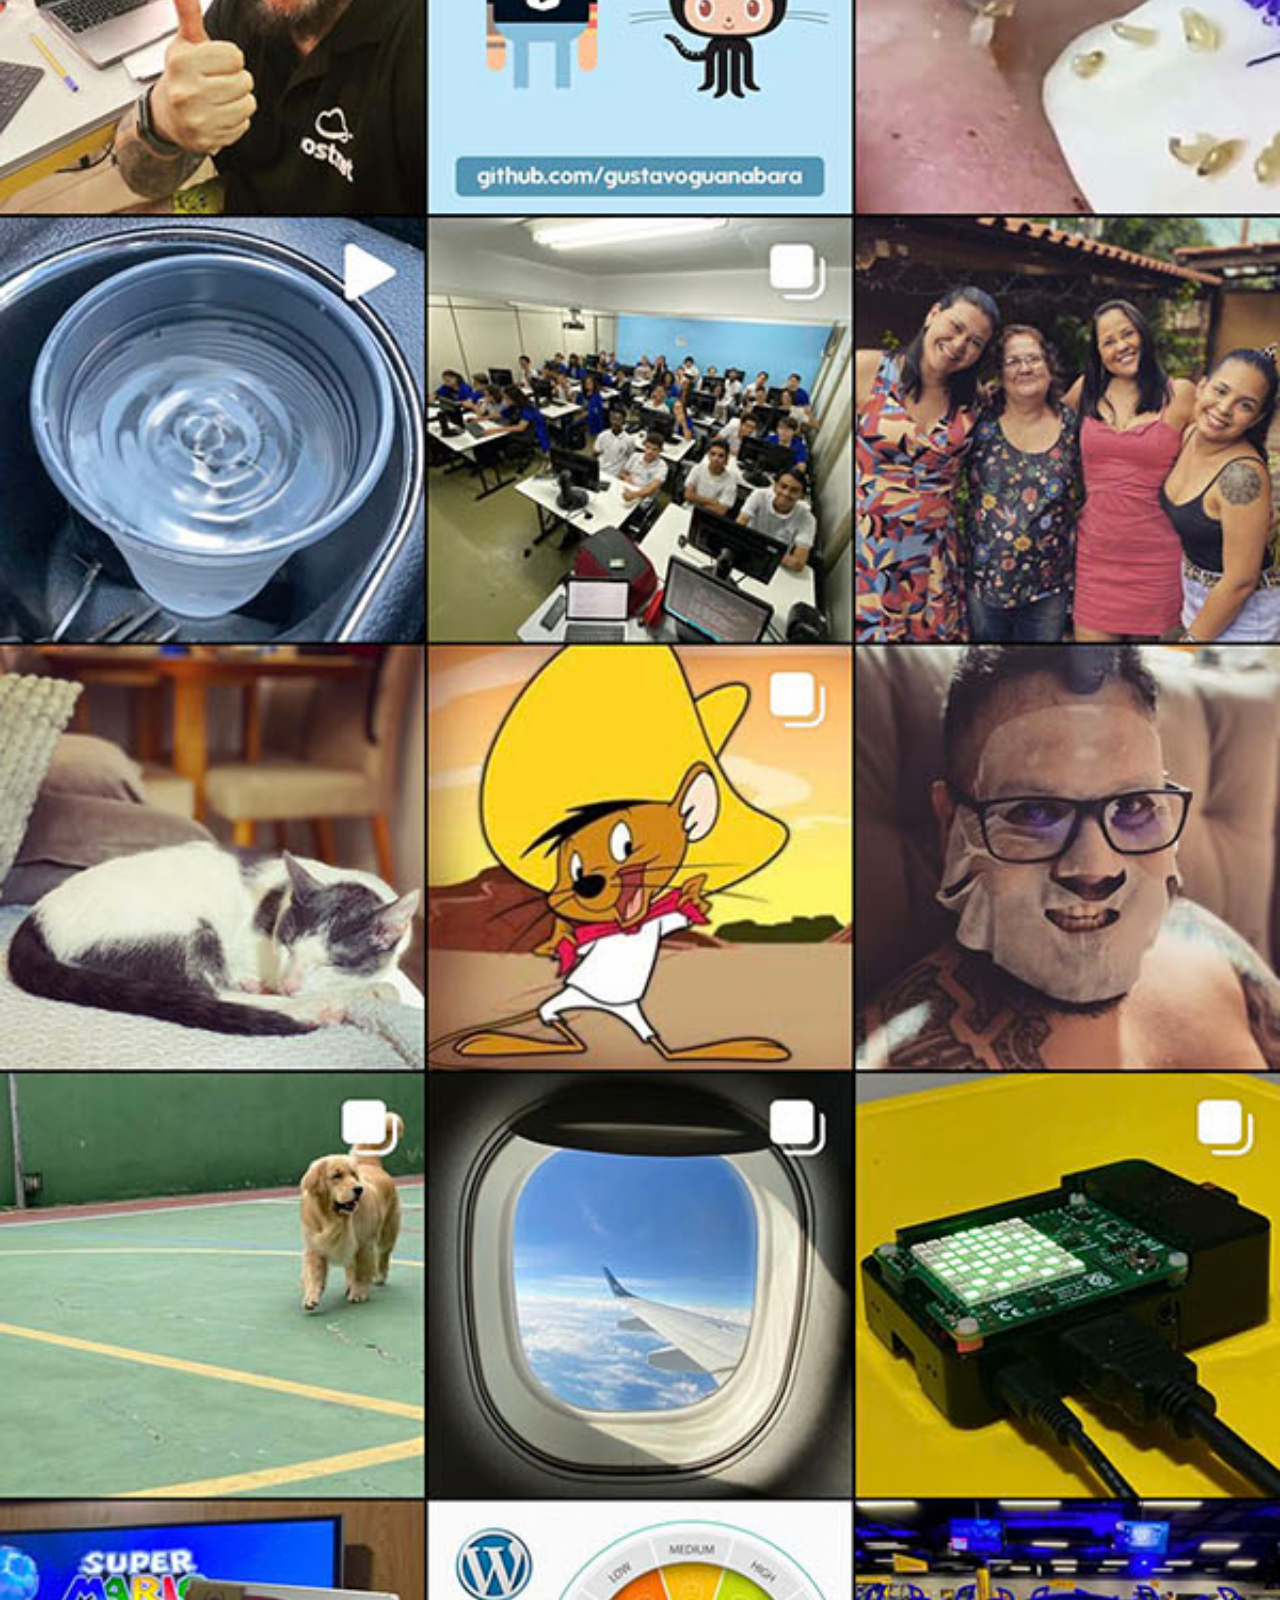
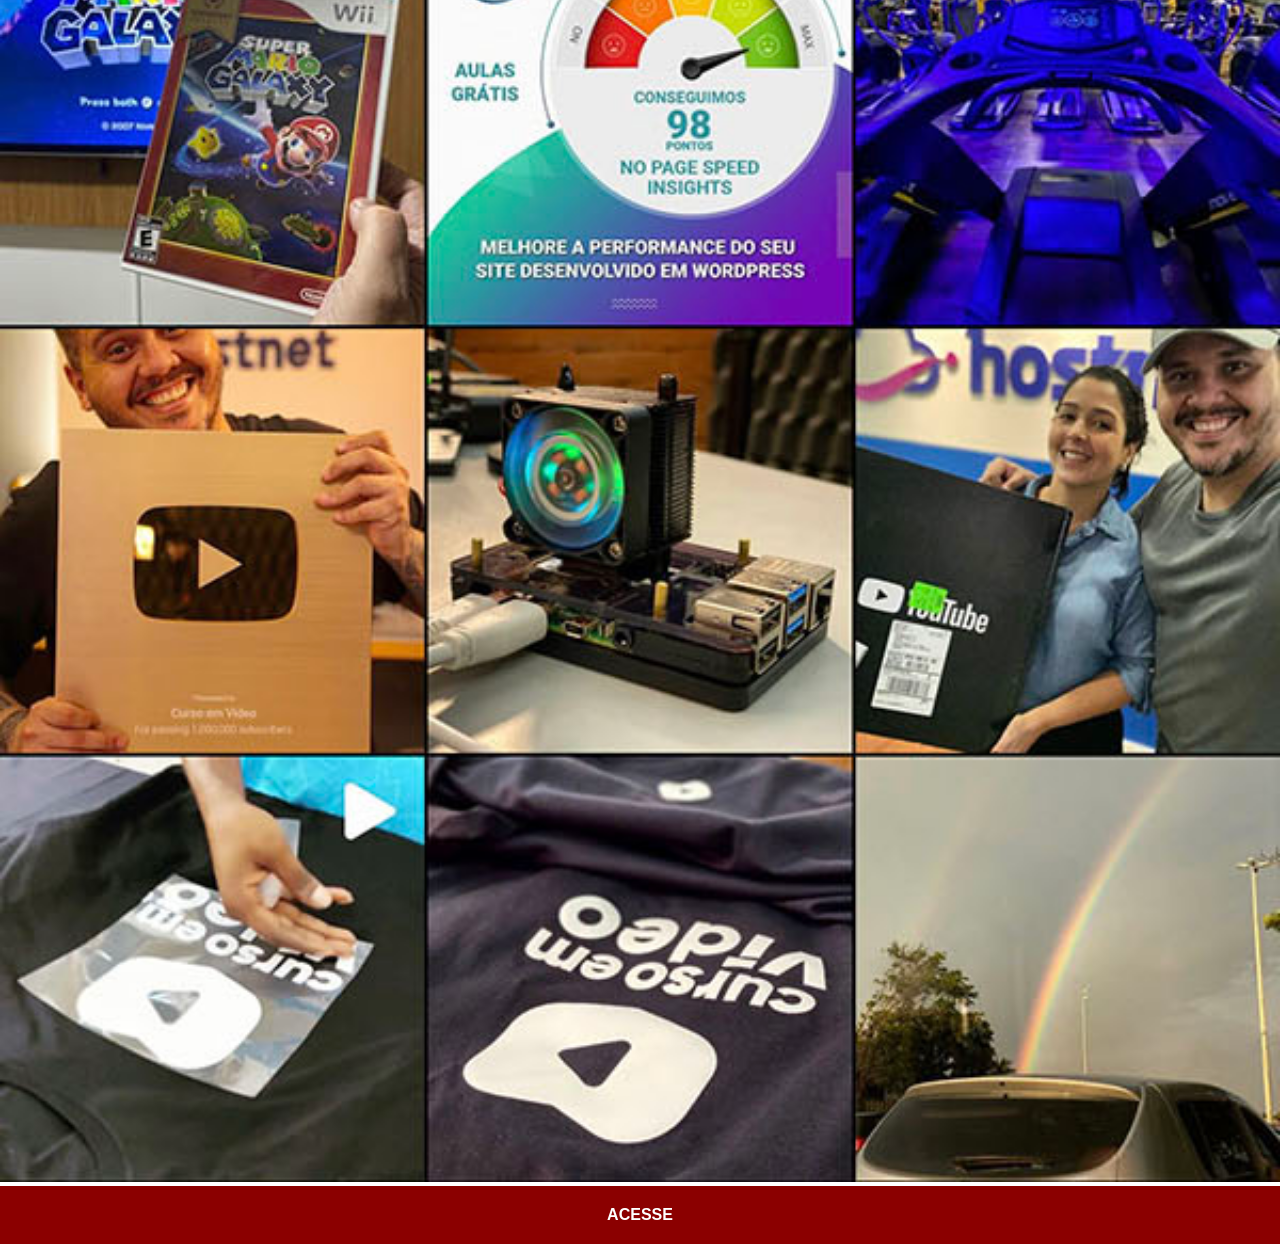
<file: instagram.html>
<!DOCTYPE html>
<html lang="pt-br">
<head>
    <meta charset="UTF-8">
    <meta name="viewport" content="width=device-width, initial-scale=1.0">
    <title>YouTube</title>
    <link rel="stylesheet" href="estilos/social.css">
</head>
<body>
    <img src="imagens/tela-instagram.jpg" alt="Instagram"><a href="https://www.instagram.com/gustavoguanabara/" target="_blank">ACESSE</a>
</body>
</html>
</file>
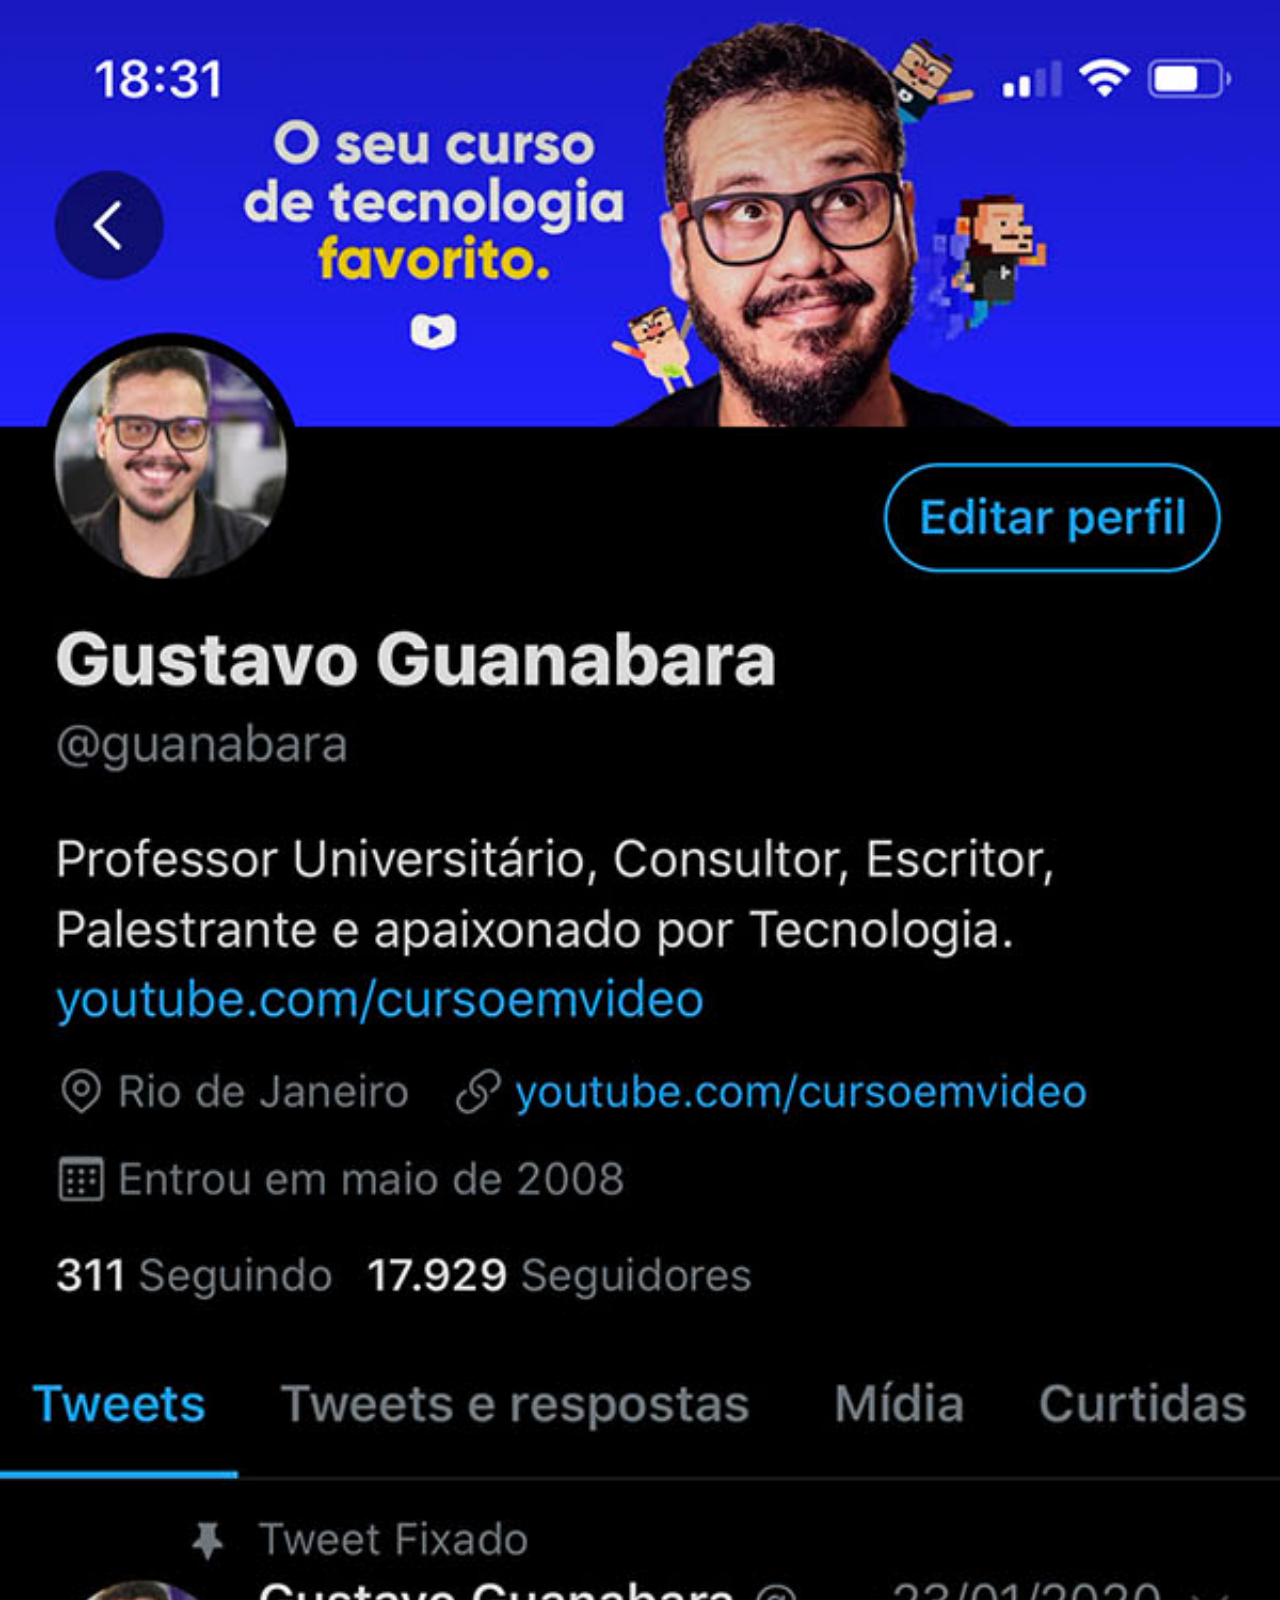
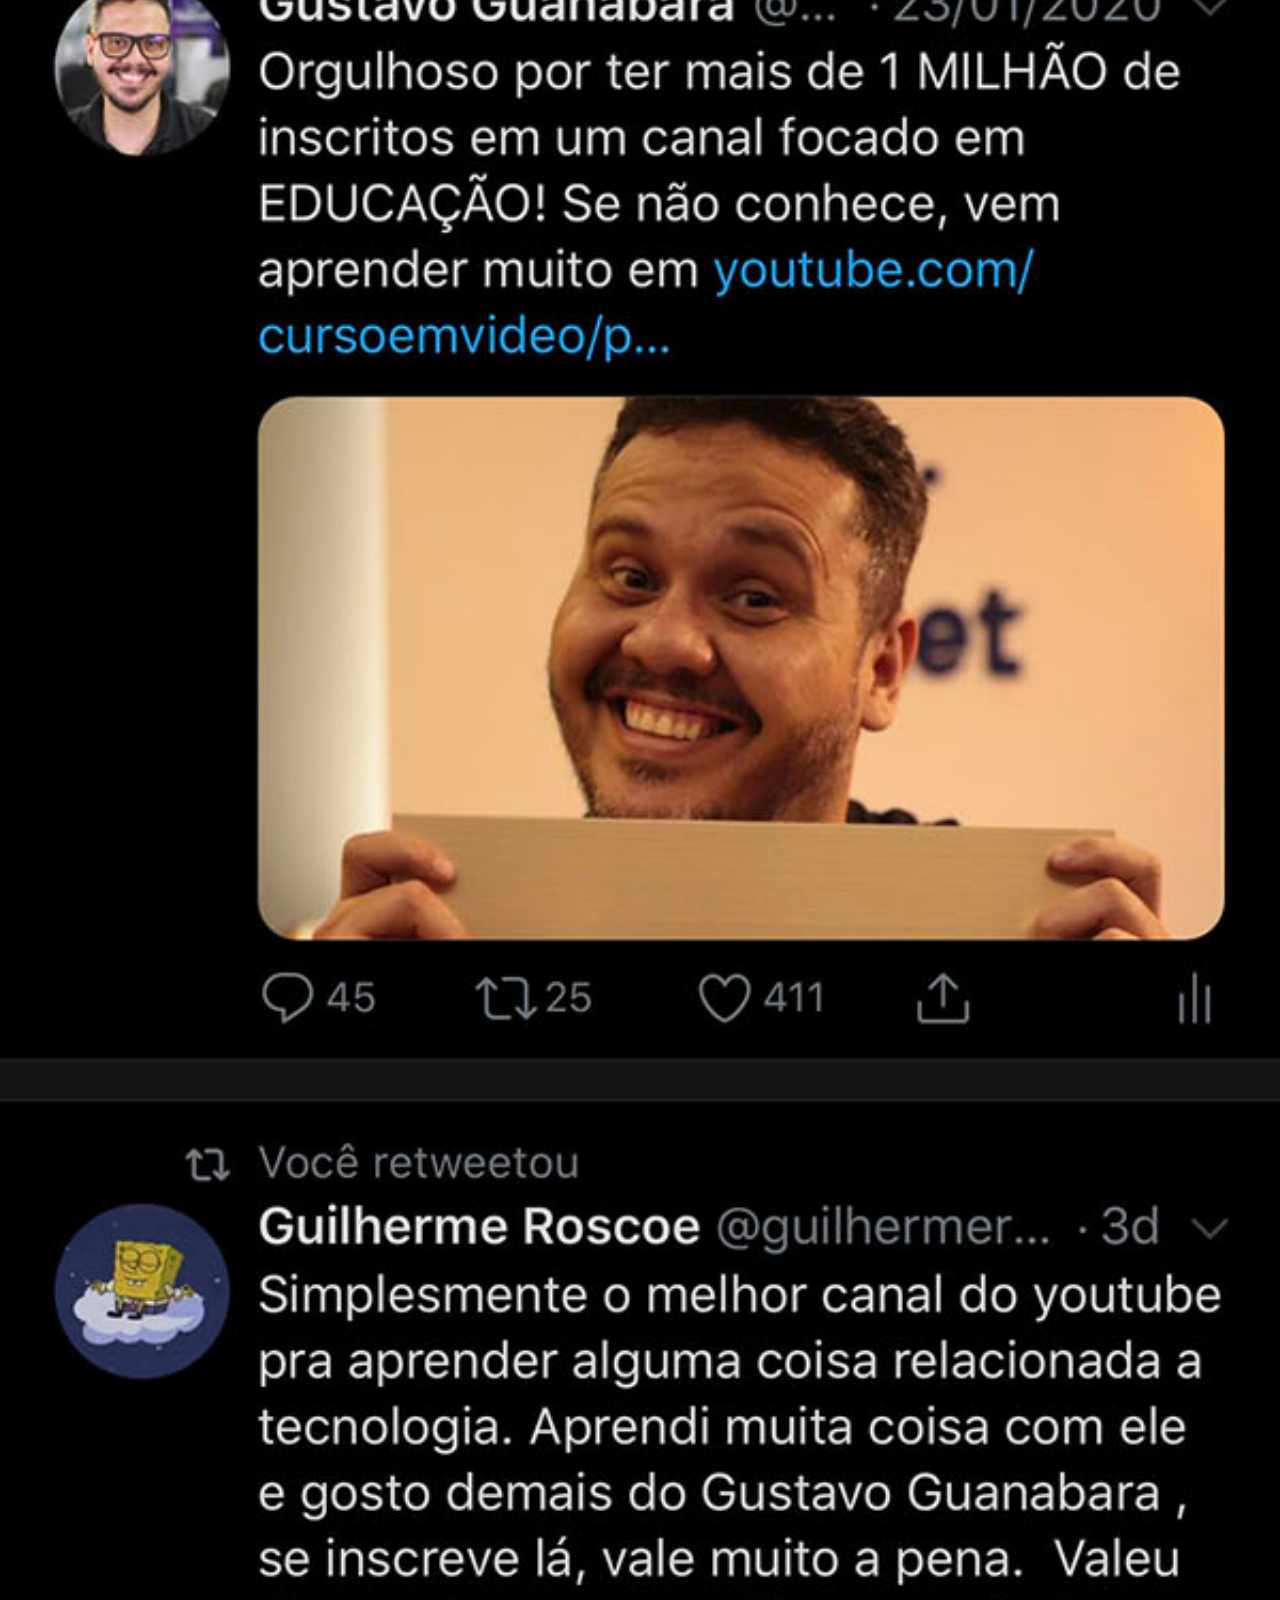
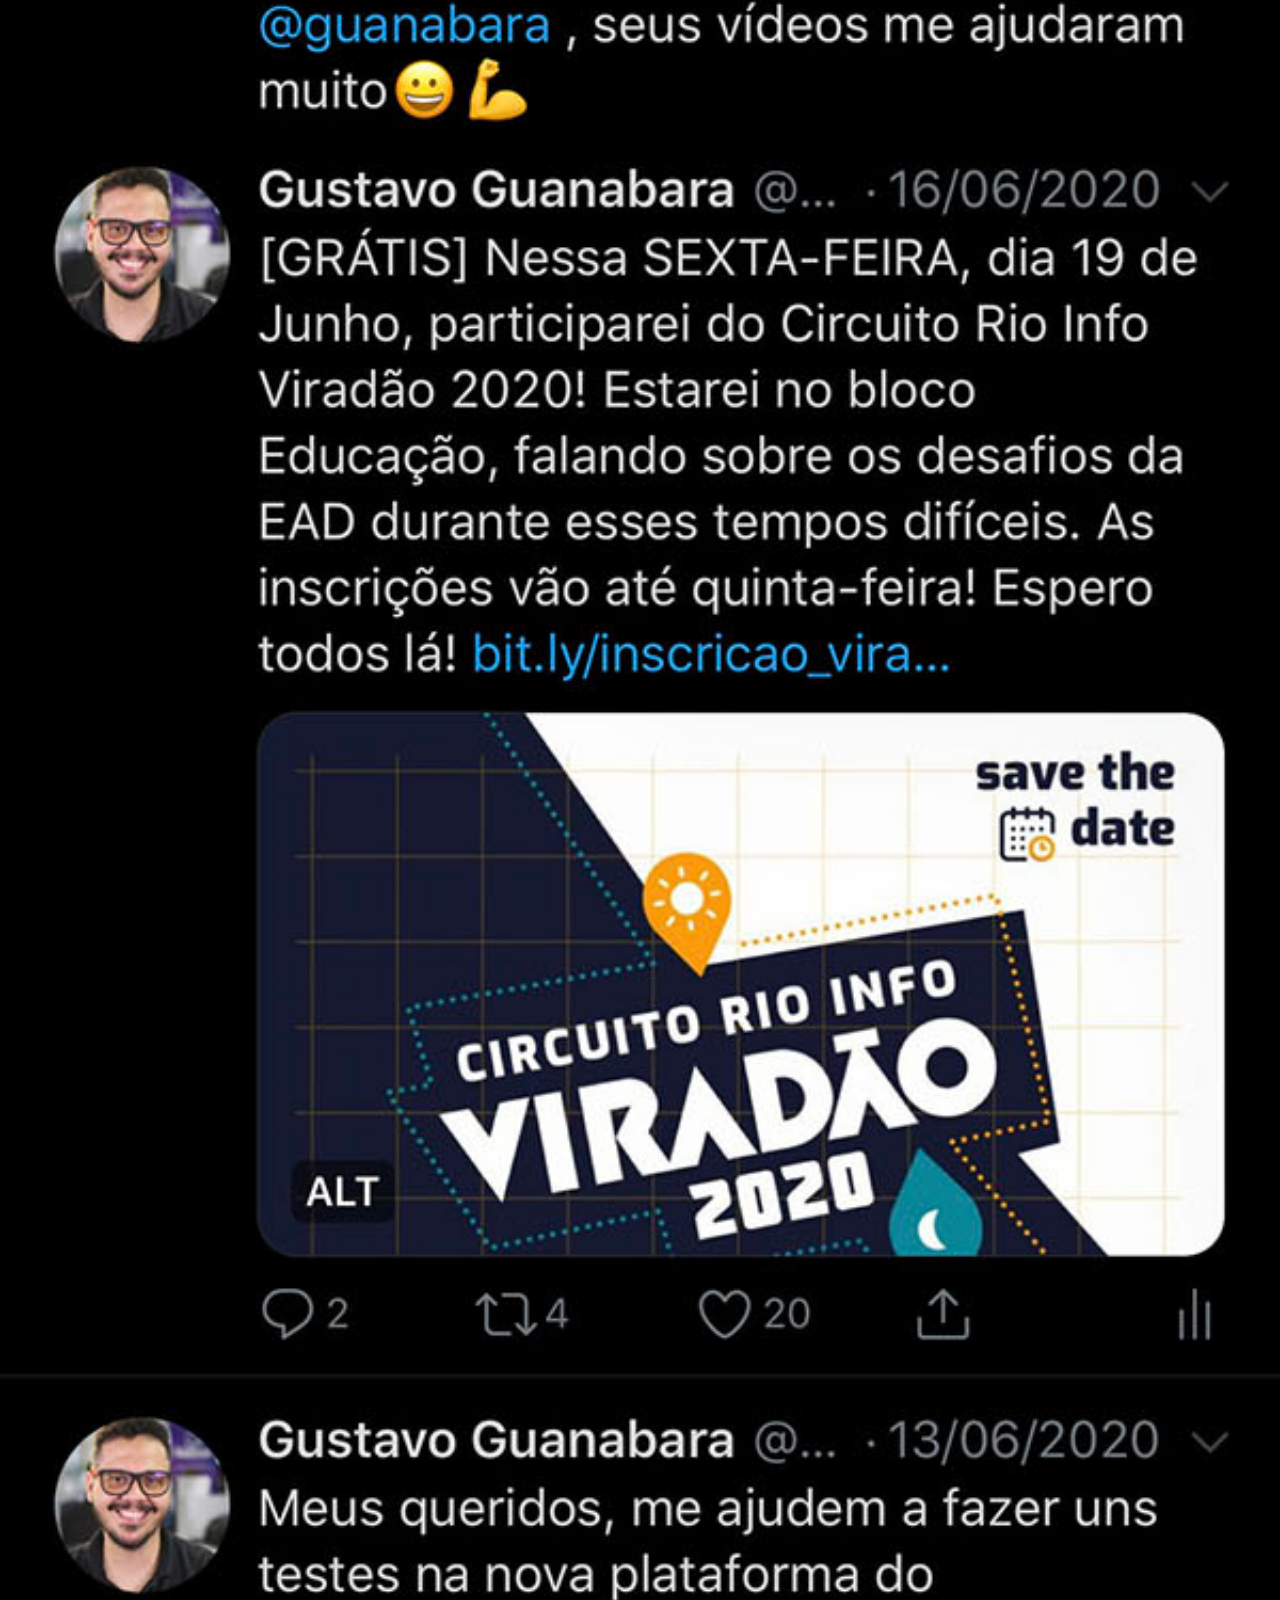
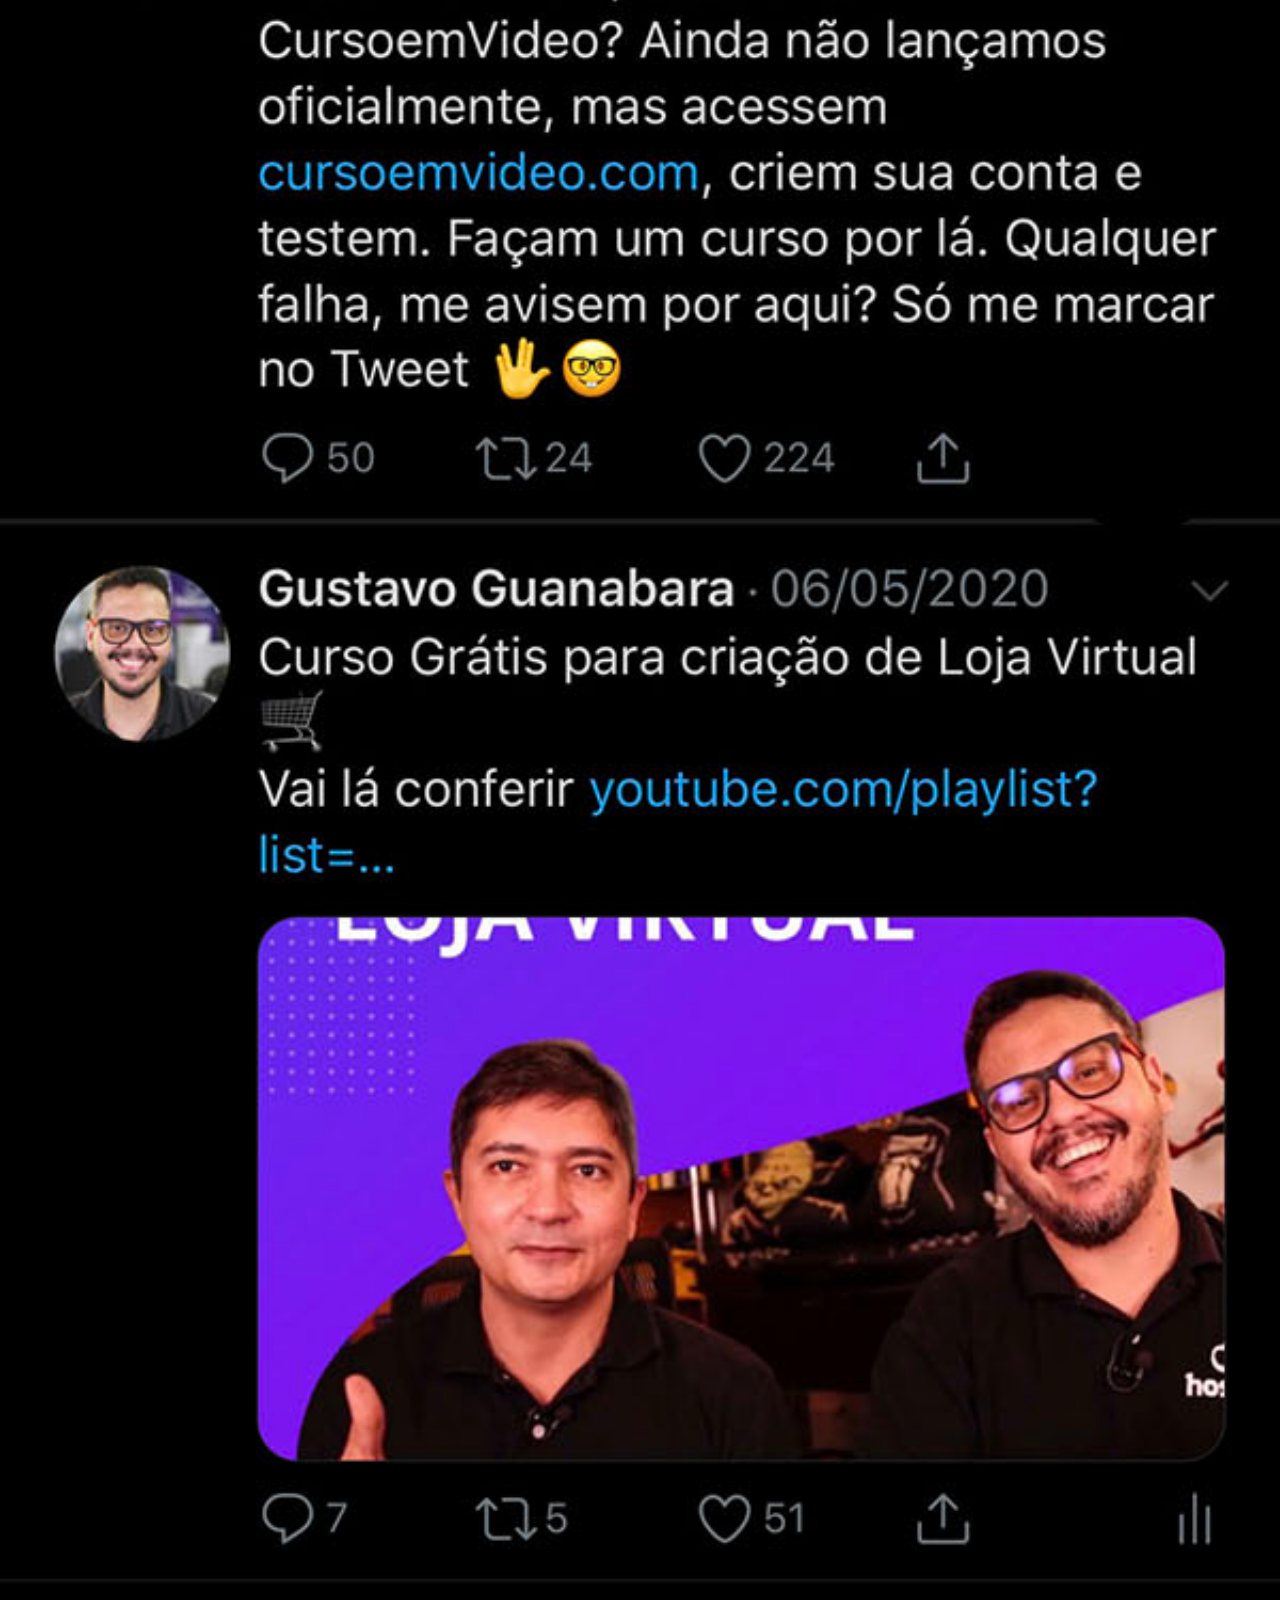
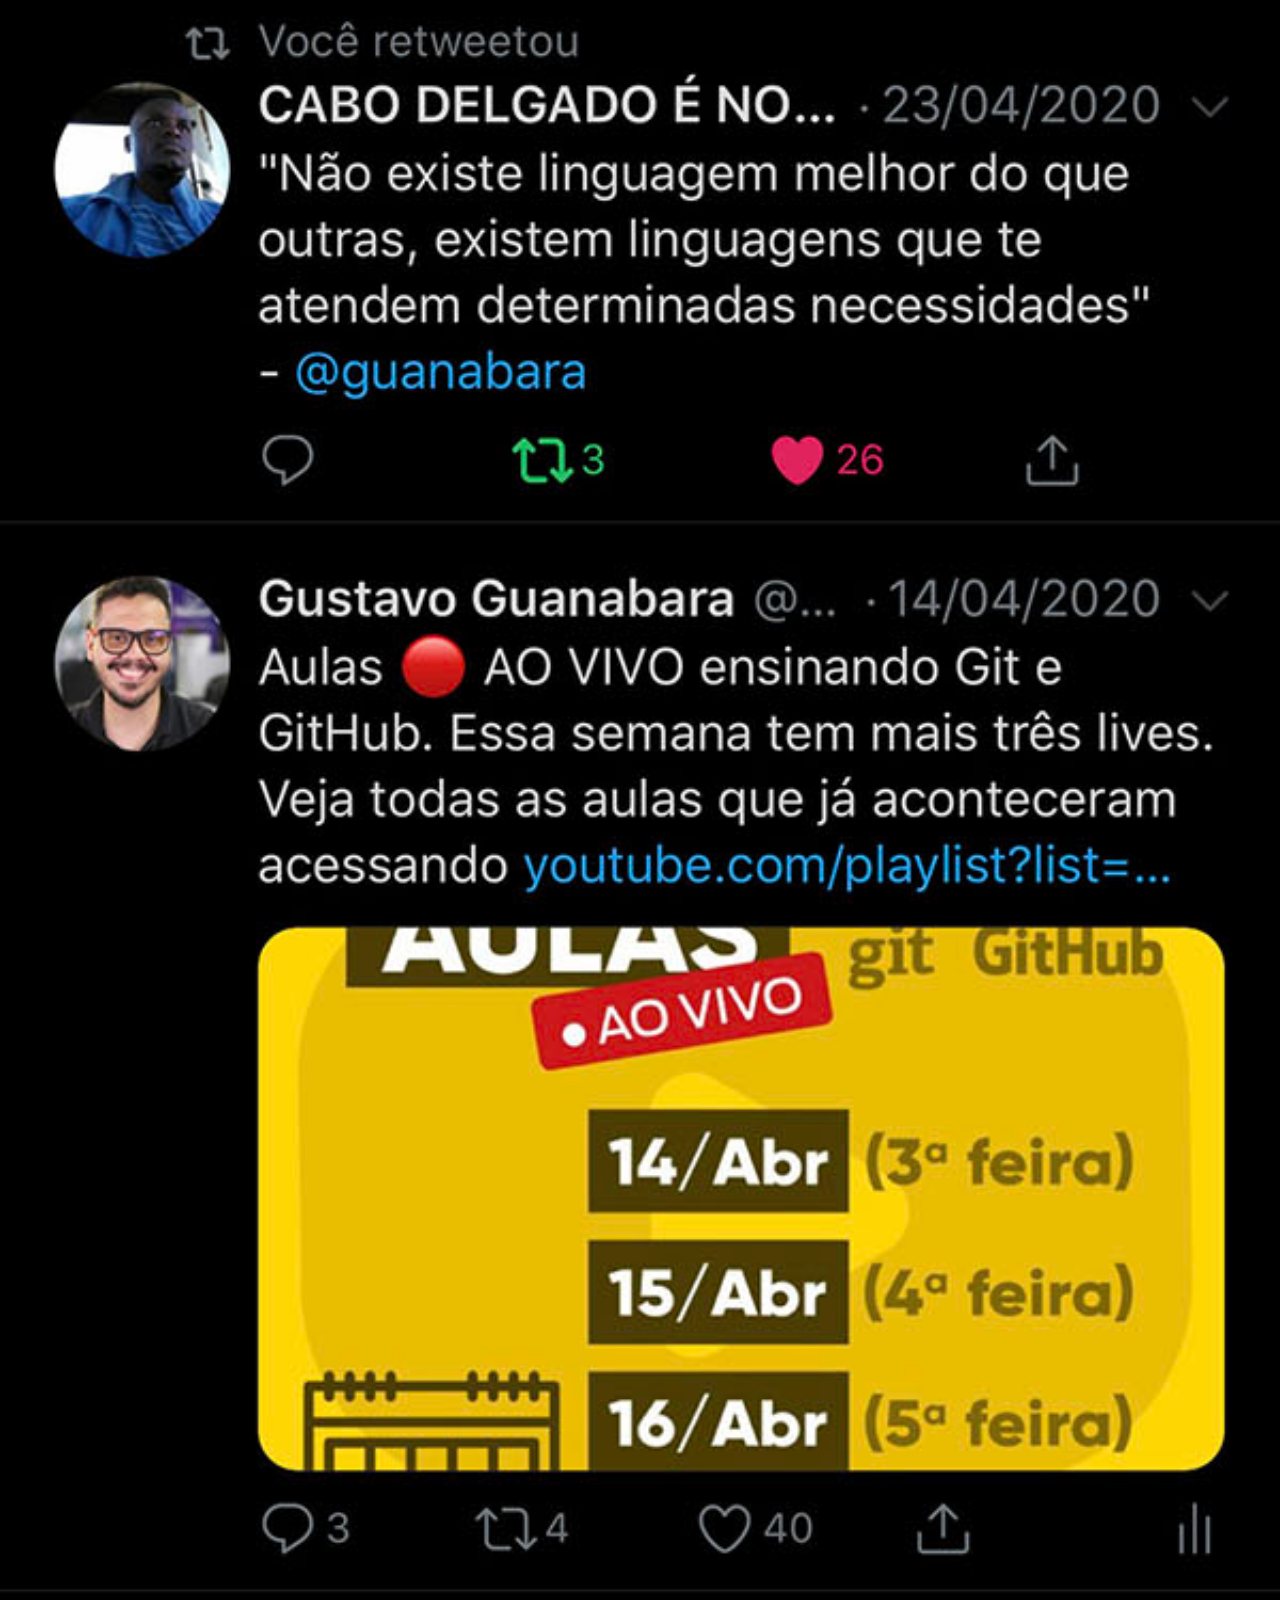
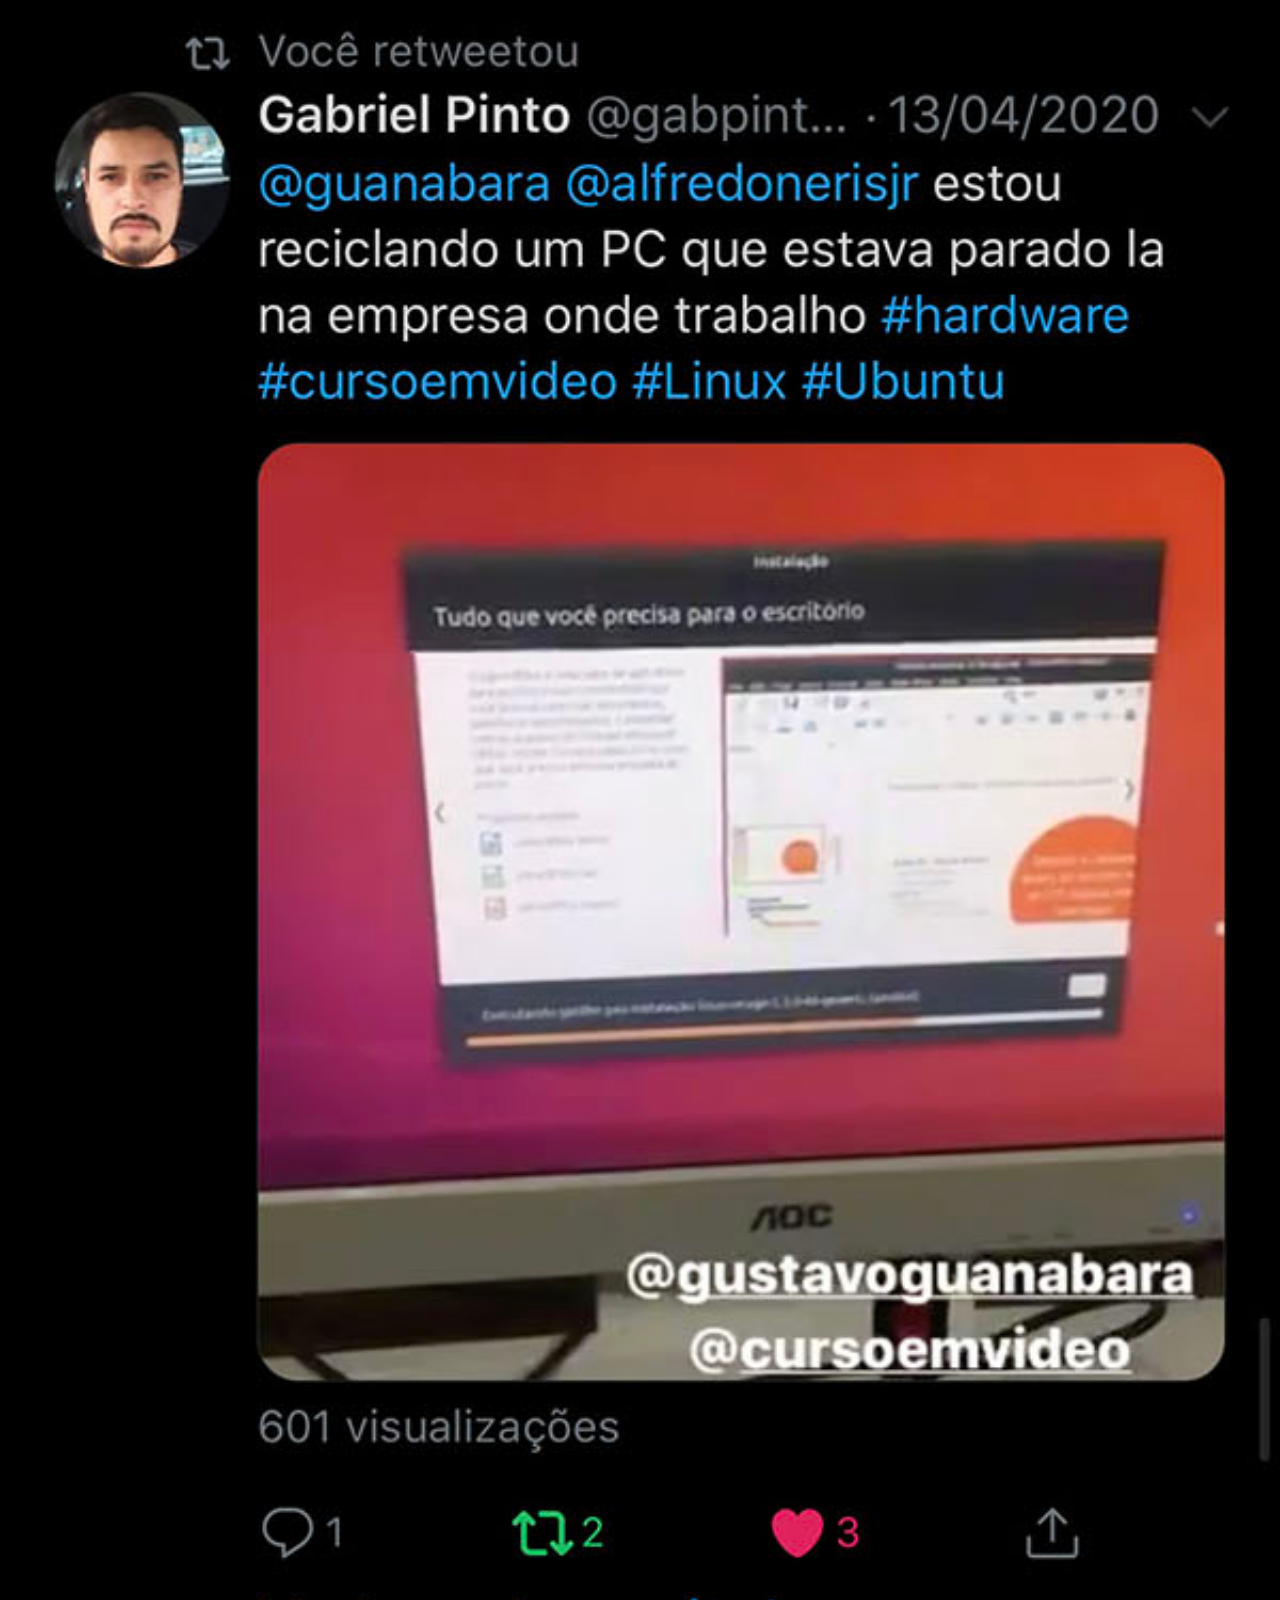
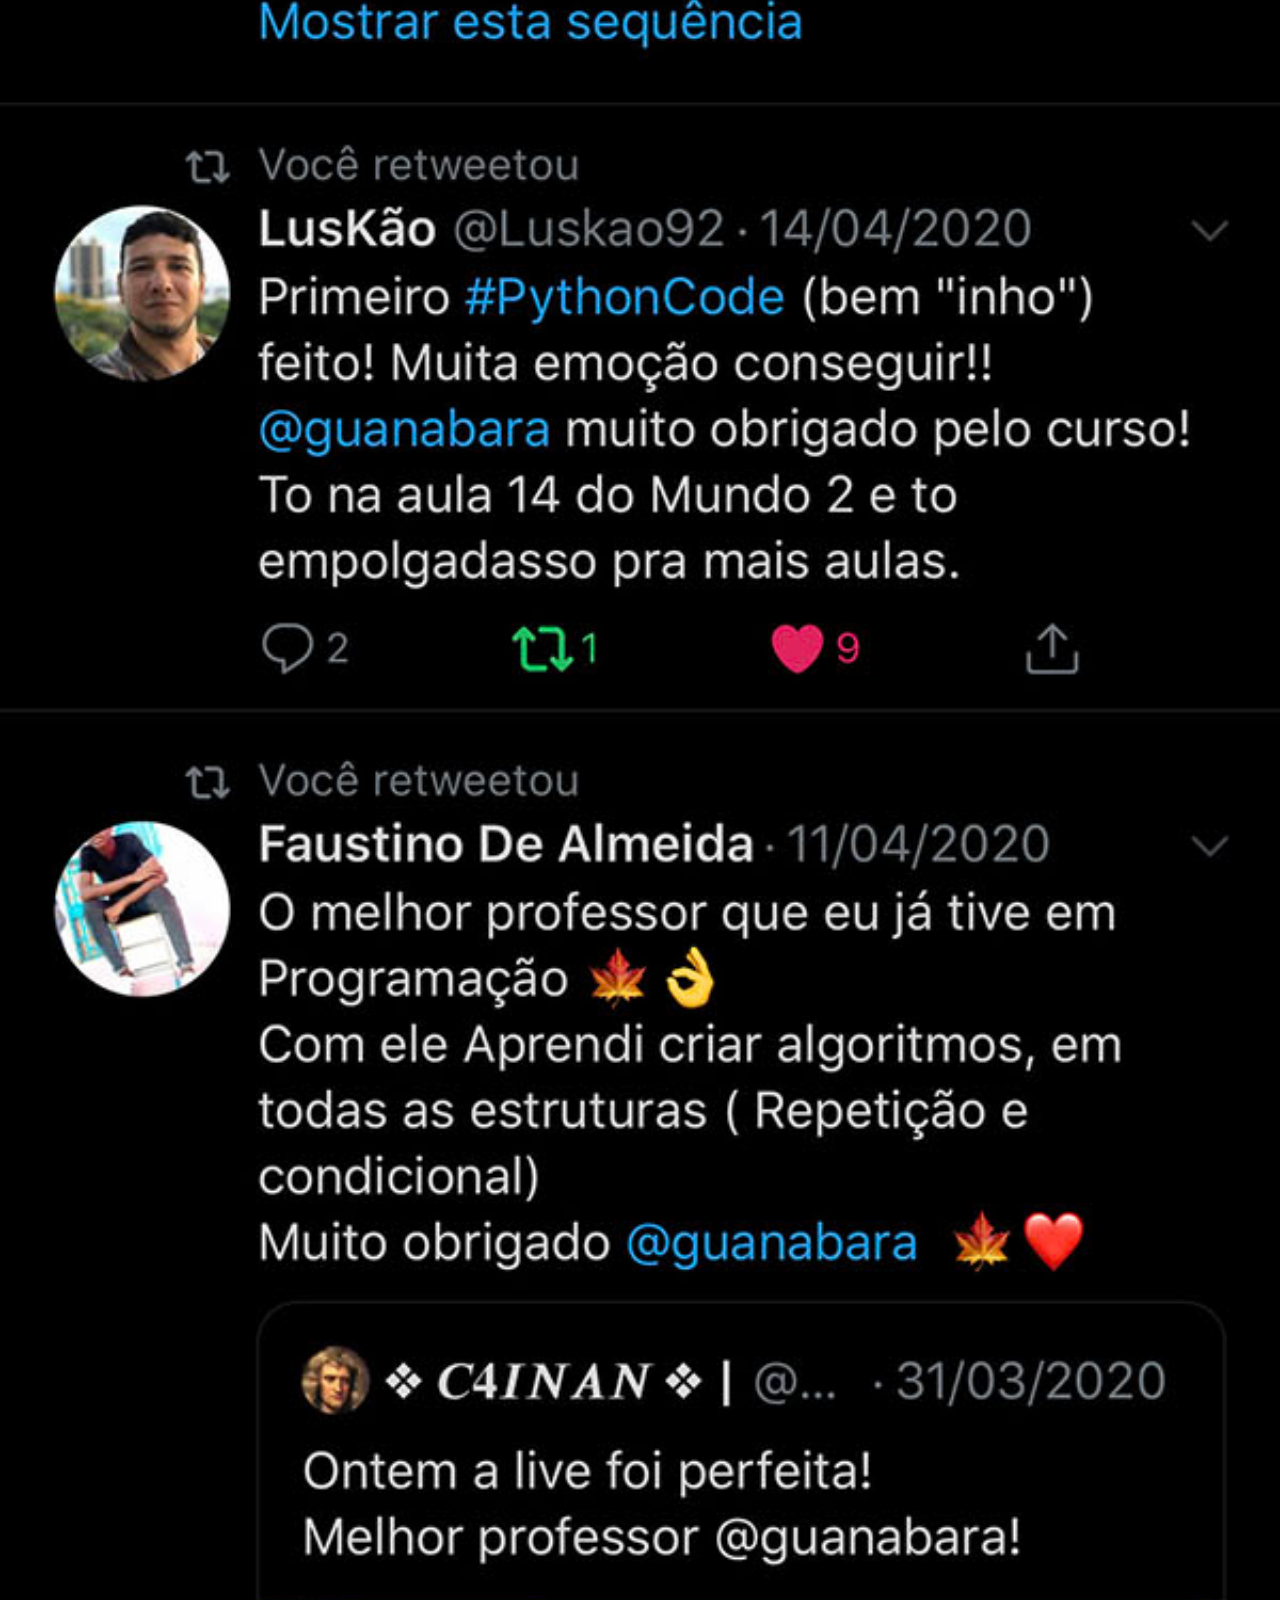
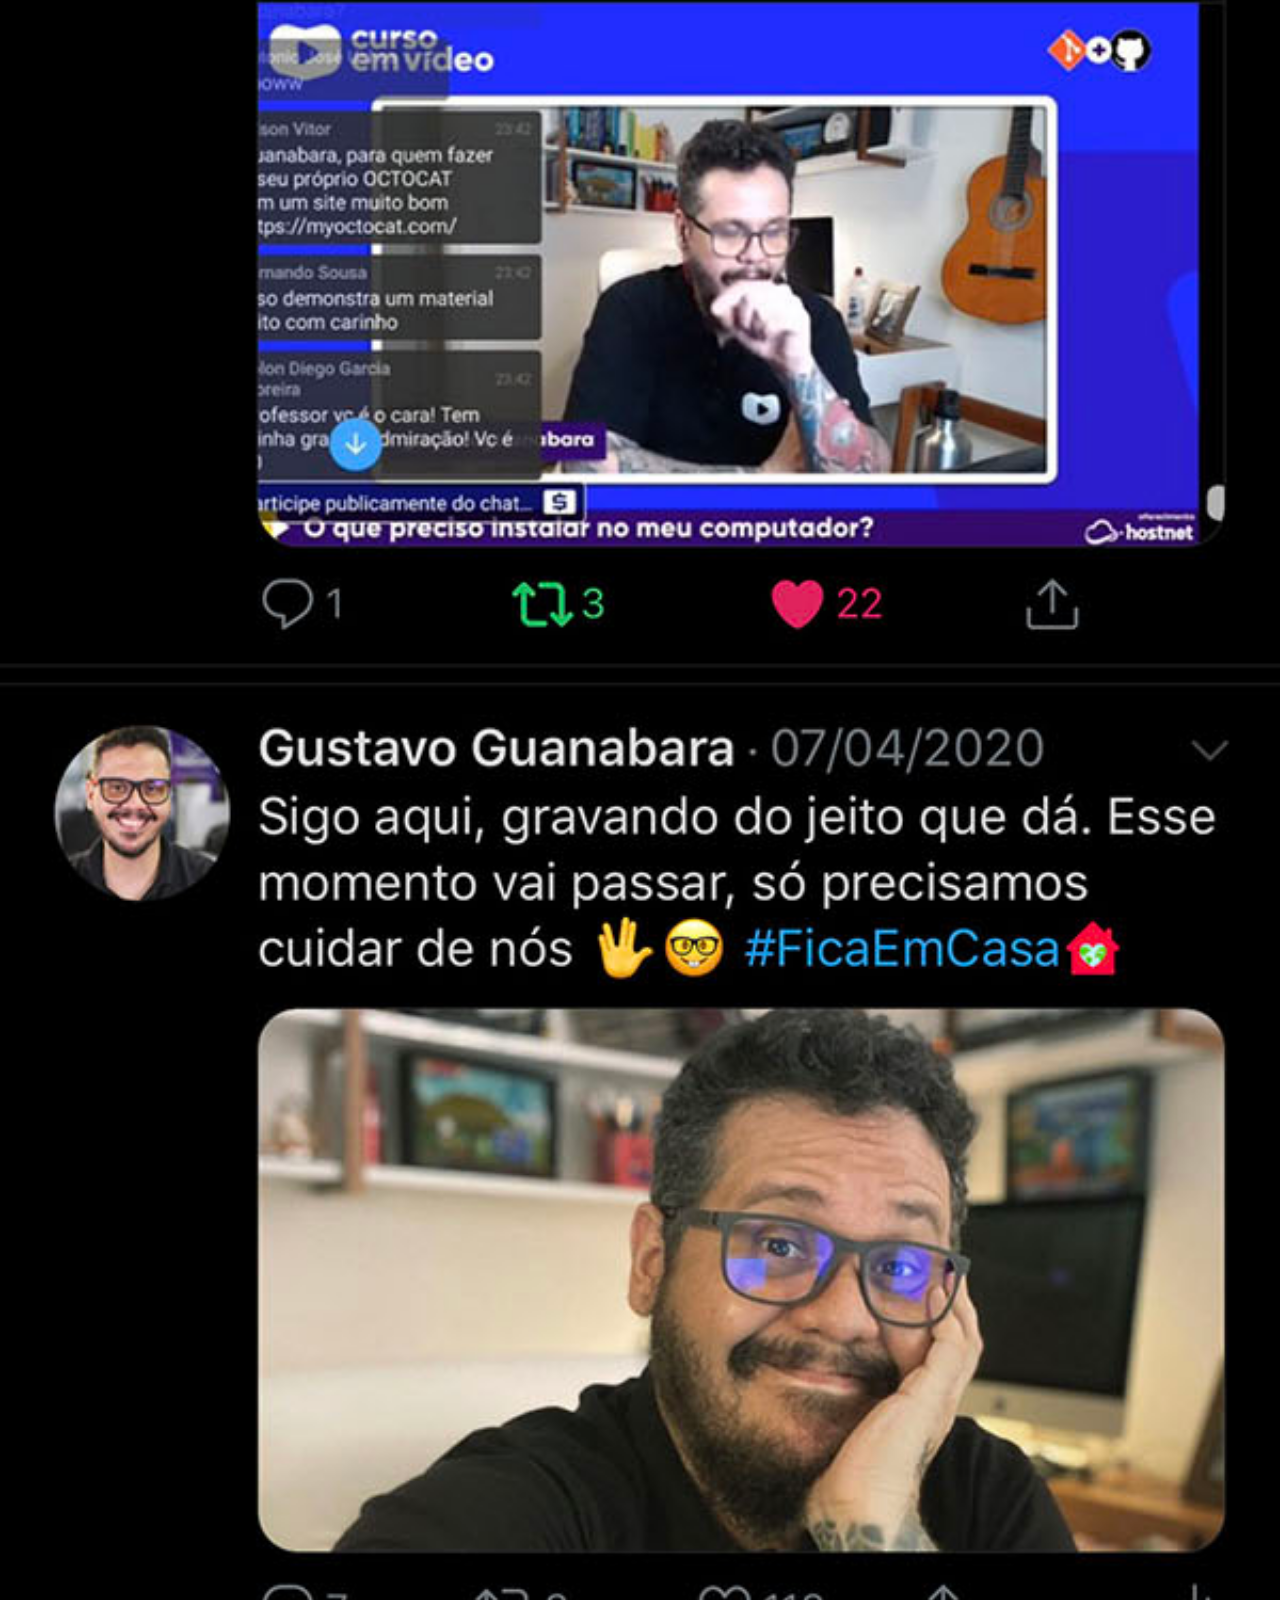
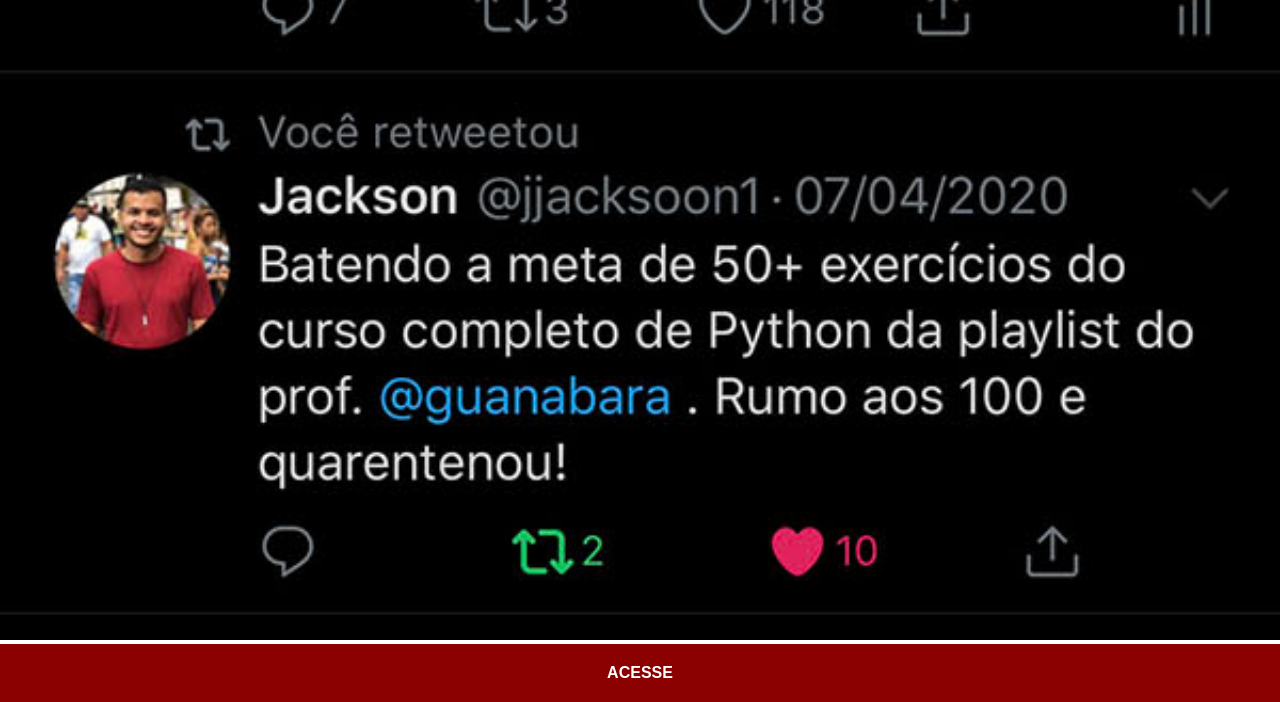
<file: twitter.html>
<!DOCTYPE html>
<html lang="pt-br">
<head>
    <meta charset="UTF-8">
    <meta name="viewport" content="width=device-width, initial-scale=1.0">
    <title>YouTube</title>
    <link rel="stylesheet" href="estilos/social.css">
</head>
<body>
    <img src="imagens/tela-twitter.jpg" alt="Twitter"><a href="https://x.com/guanabara" target="_blank">ACESSE</a>
</body>
</html>
</file>
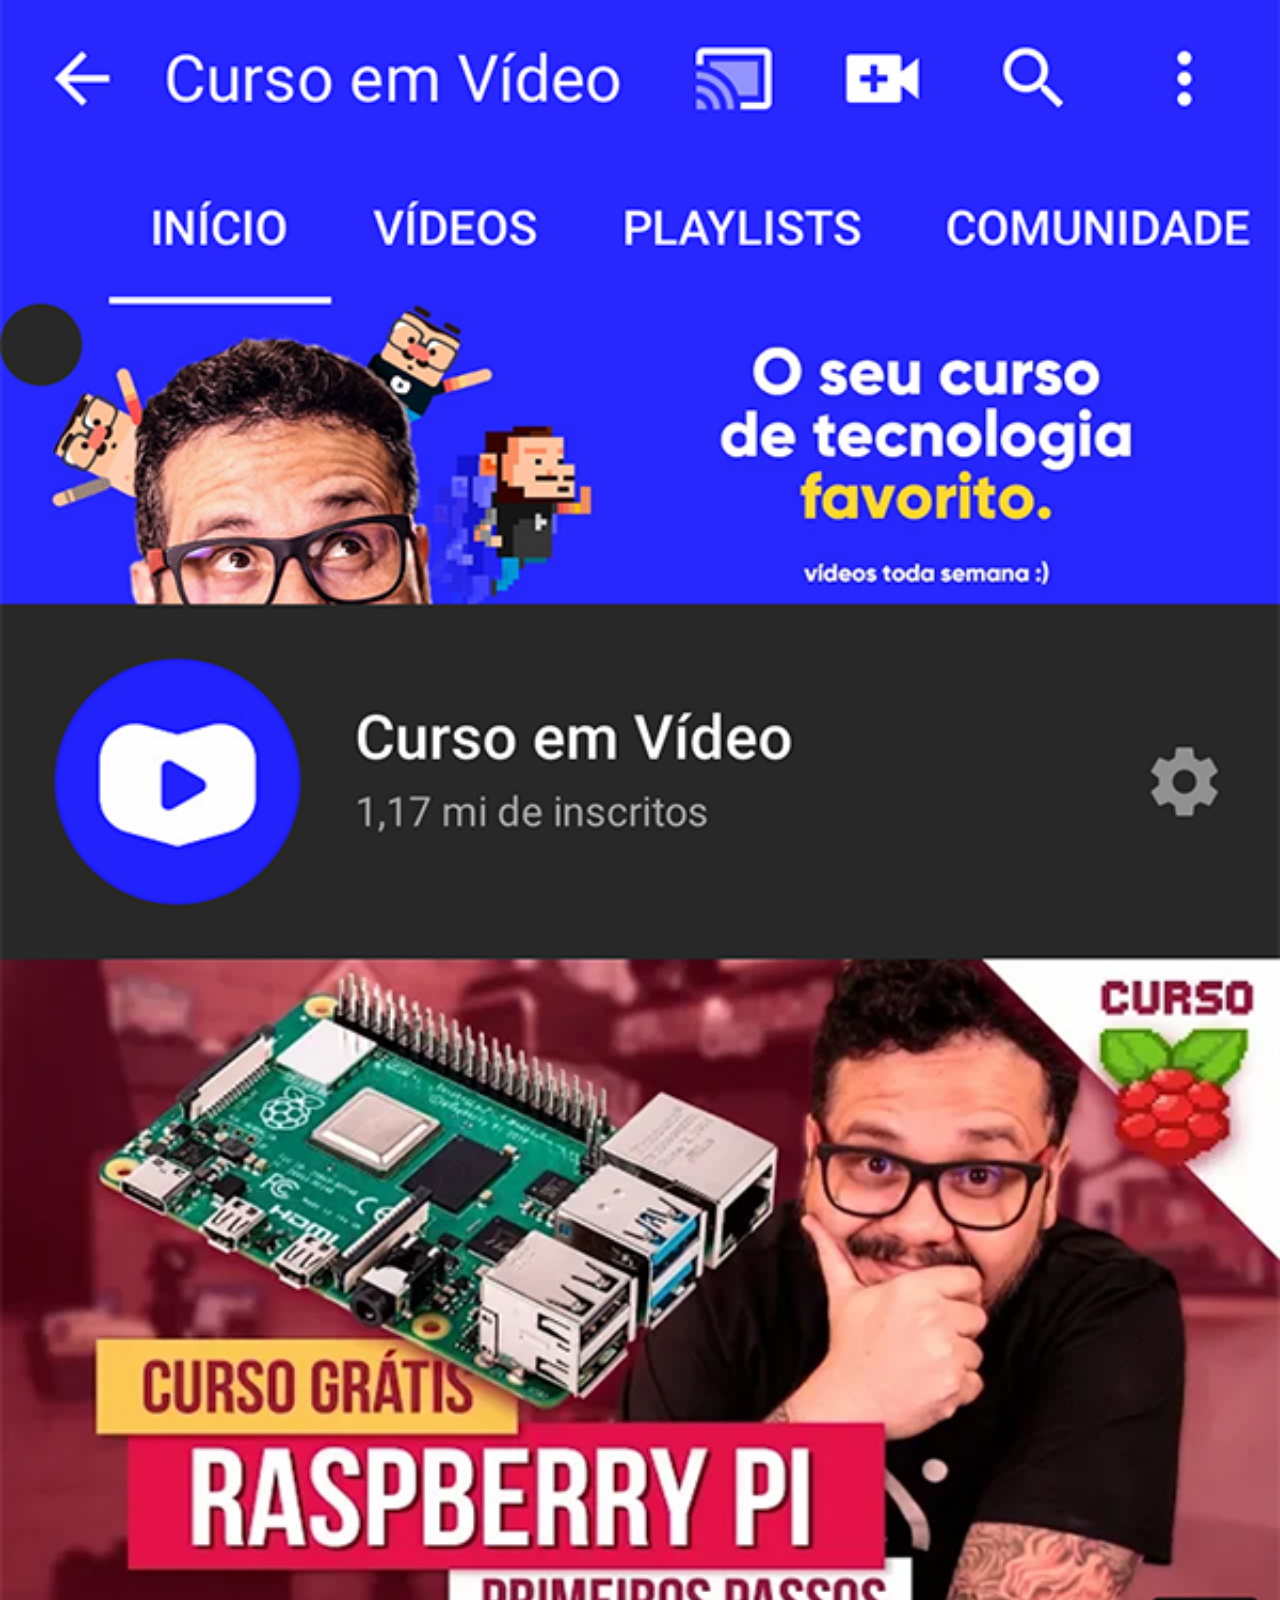
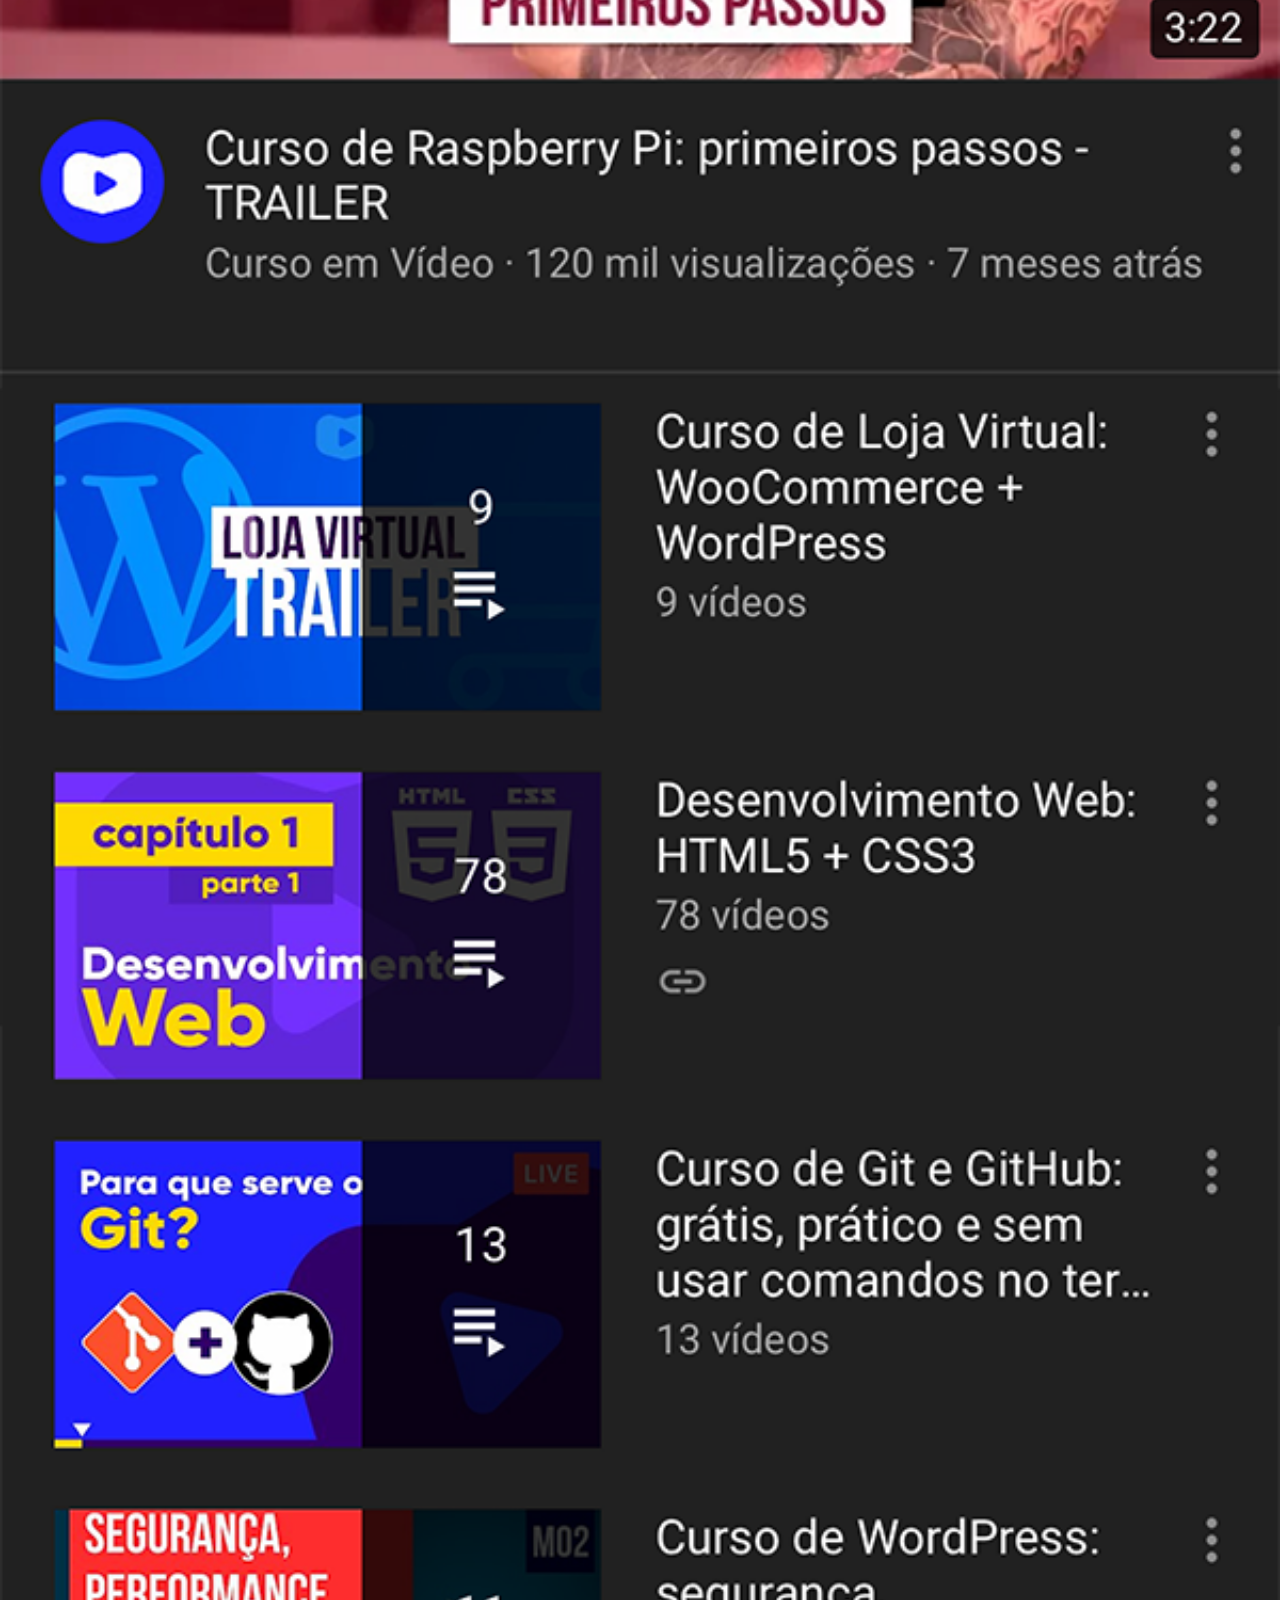
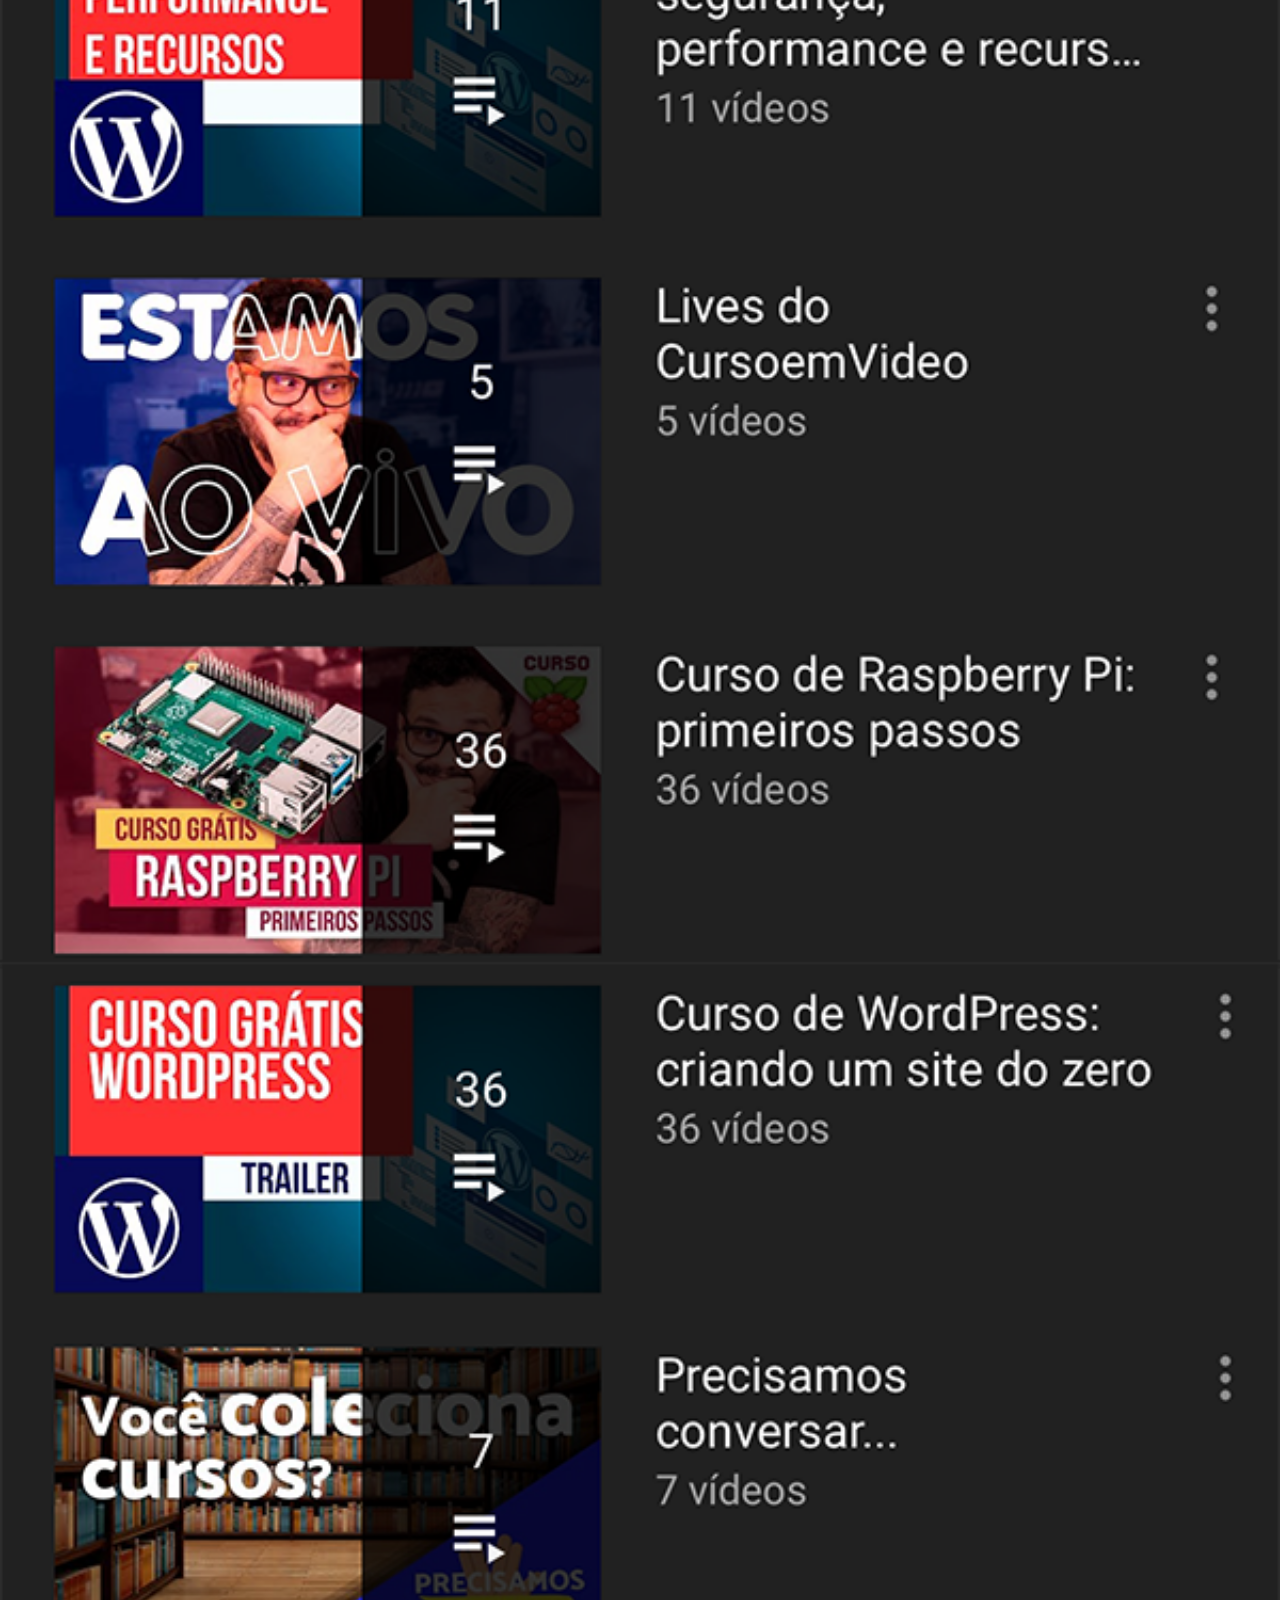
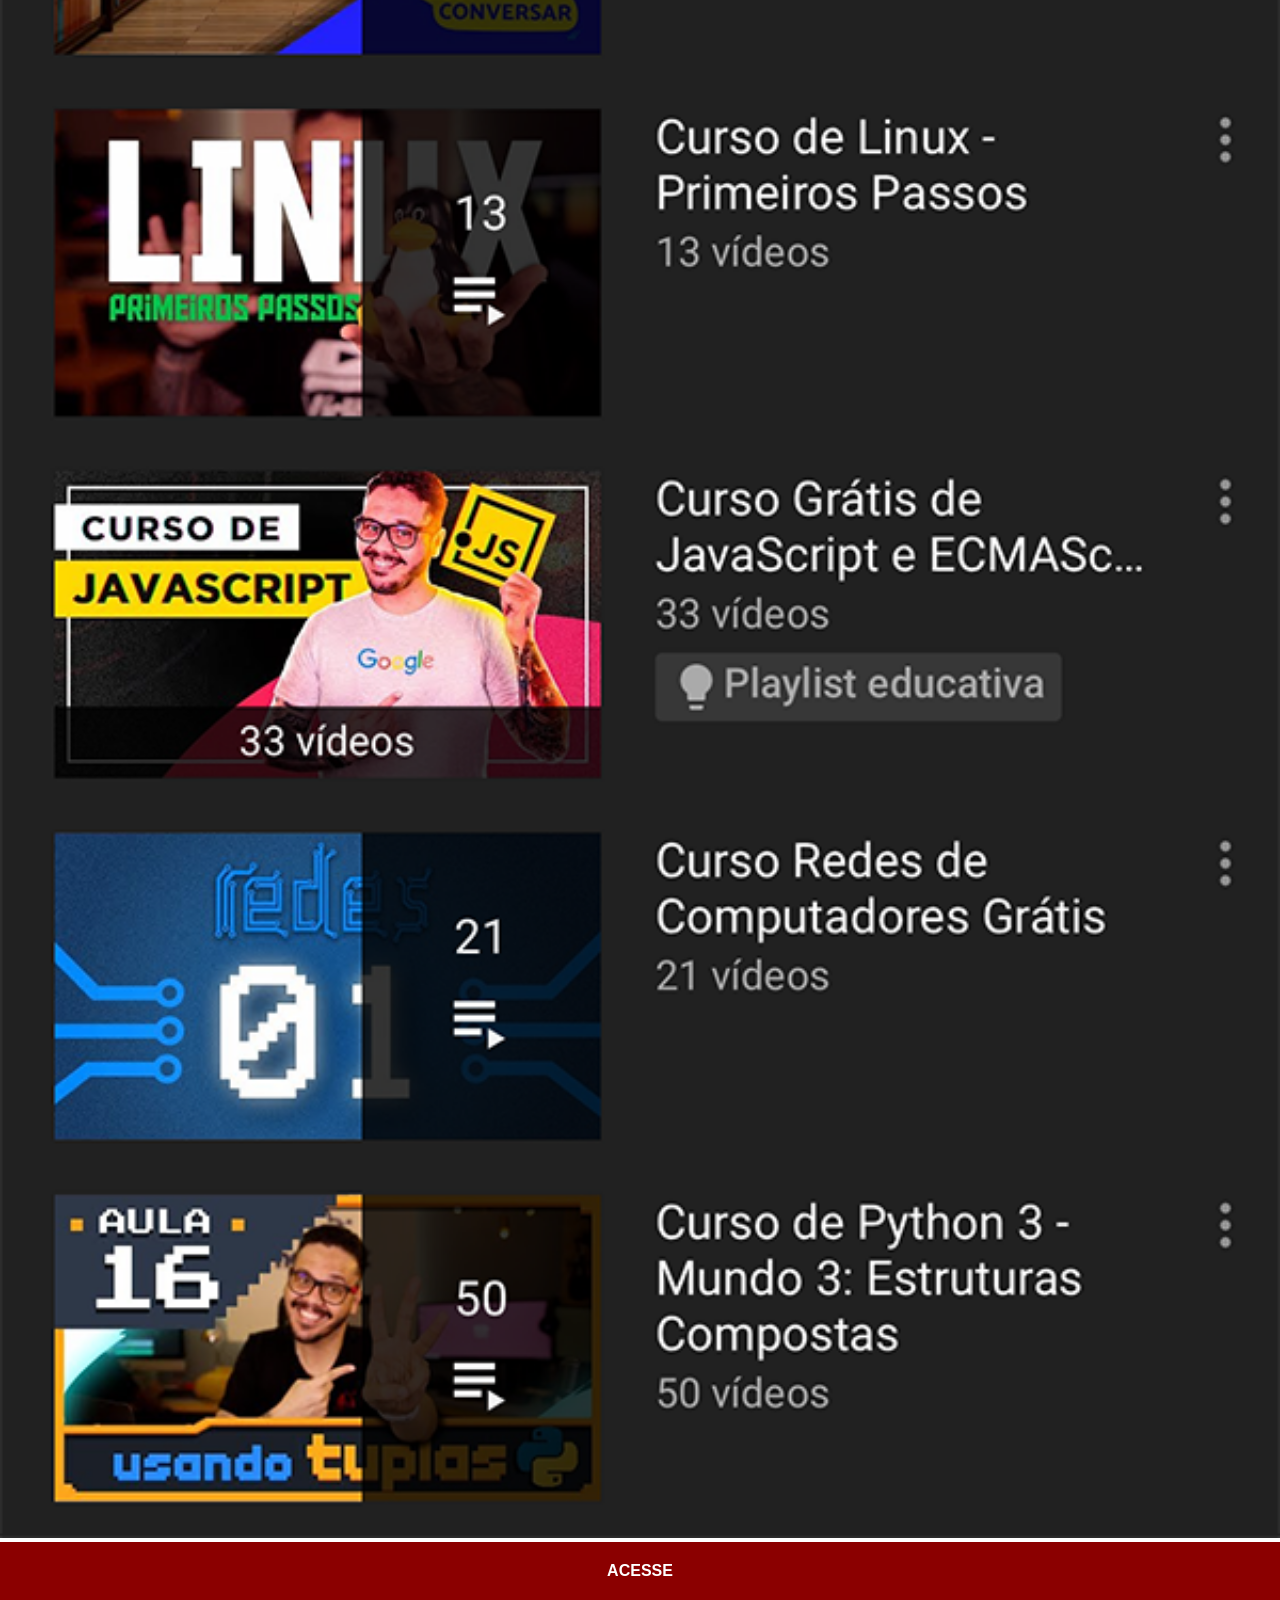
<file: youtube.html>
<!DOCTYPE html>
<html lang="pt-br">
<head>
    <meta charset="UTF-8">
    <meta name="viewport" content="width=device-width, initial-scale=1.0">
    <title>YouTube</title>
    <link rel="stylesheet" href="estilos/social.css">
</head>
<body>
    <img src="imagens/tela-youtube.png" alt="YouTube"><a href="https://www.youtube.com/user/cursoemvideo/playlists" target="_blank">ACESSE</a>
</body>
</html>
</file>
<file: estilos/styles.css>
@charset "UTF-8";

* {
    margin: 0px;
    padding: 0px;
    font-family: Arial, Helvetica, sans-serif;
}

html, body {
    background-image: url('../imagens/fundo-madeira.jpg');
    background-size: cover;
    background-attachment: fixed;
    height: 100vh;
    width: 100vw;
}

main {
    height: 100vh;
    position: relative;
}

section#telefone {
    height: 627px;
    width: 311px;
    position: absolute;
    top: 50%;
    left: 50%;
    transform: translate(-50%, -50%);
    background-image: url('../imagens/frame-iphone.png');
    background-repeat: no-repeat;
}
iframe#tela {
    position: relative;
    top: 80px;
    left: 22px;
    width: 269px;
    height: 471px;
}
section#redes-sociais {
    text-align: right;
}
section#redes-sociais img {
    width: 50px;
    margin: 10px;
    border-radius: 50%;
    box-shadow: 2px 2px 5px rgba(0, 0, 0, 0.400);
    box-sizing: border-box;
}
section#redes-sociais img:hover {
    border: 2px solid rgba(255, 255, 255, 0.637);
    transform: translate(-3px, -3px);
    box-shadow: 5px 5px 10px rgba(0, 0, 0, 0.623);
    transition: .4s, border 1s;
}
</file>
<file: estilos/social.css>
@charset "UTF-8";

* {
    margin: 0px;
    padding: 0px;
    font-family: Arial, Helvetica, sans-serif;
}

::-webkit-scrollbar {
    width: 0px;
    height: 0px;
}
img {
    width: 100vw;
}
a {
    display: block;
    background-color: darkred;
    color: white;
    padding: 20px;
    text-align: center;
    font-weight: bolder;
    text-decoration: none;
}

a:hover {
    background-color: red;
}
</file>
